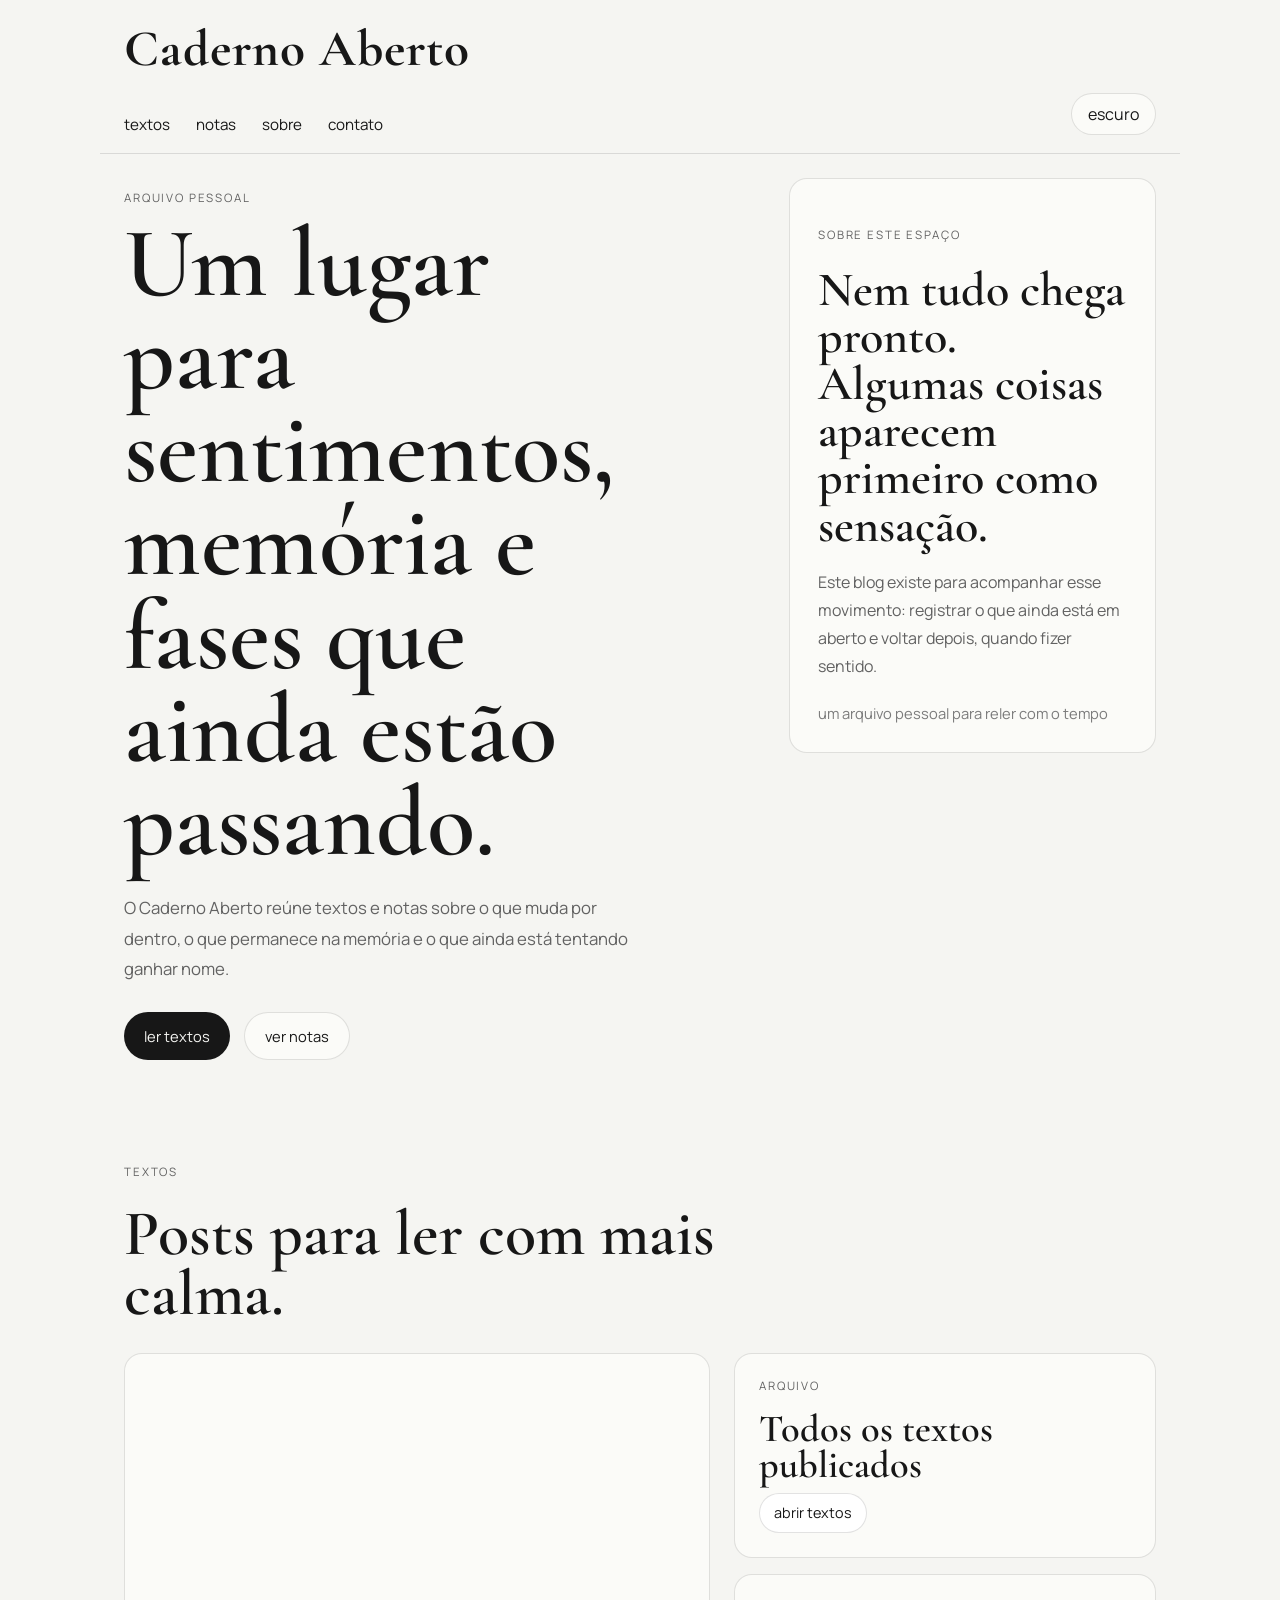
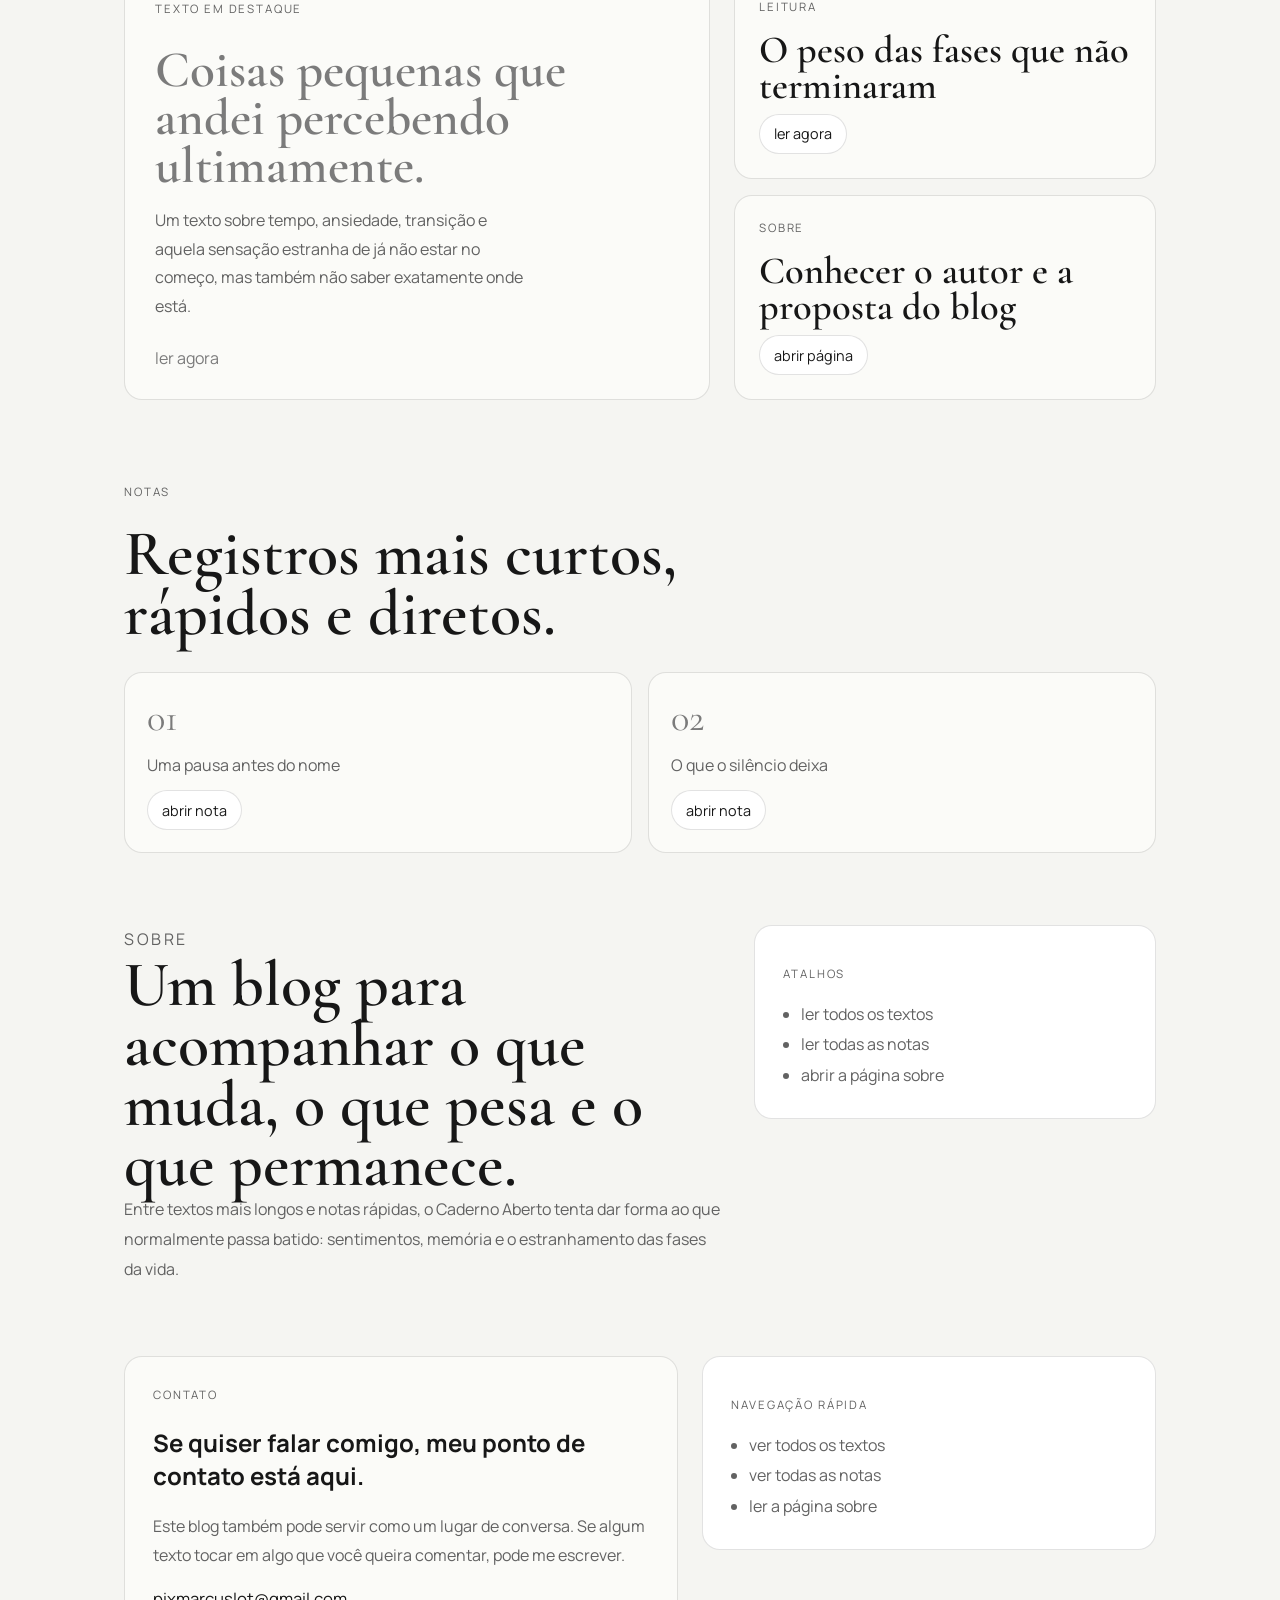
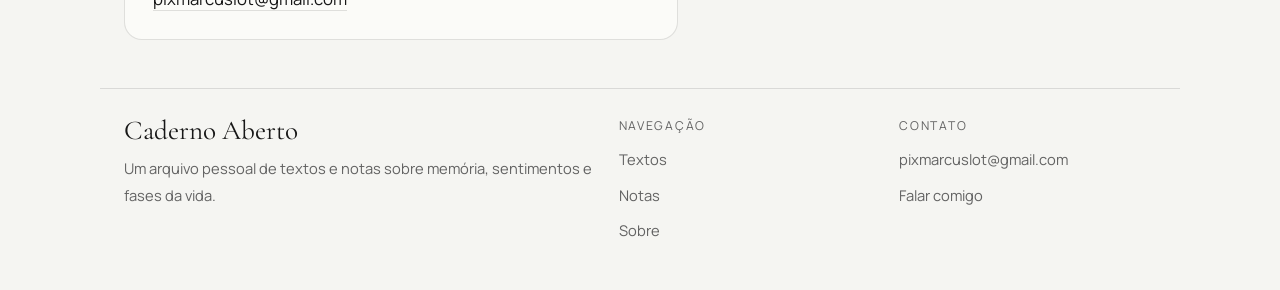
<file: index.html>
<!DOCTYPE html>
<html lang="pt-BR">
<head>
  <meta charset="UTF-8">
  <meta name="viewport" content="width=device-width, initial-scale=1.0">
  <title>Caderno Aberto</title>
  <meta
    name="description"
    content="Blog pessoal para notas rápidas, pensamentos e textos mais longos."
  >
  <meta name="theme-color" content="#171717">
  <link rel="canonical" href="https://marquinzillabr.github.io/CadernoAberto/">
  <meta property="og:type" content="website">
  <meta property="og:url" content="https://marquinzillabr.github.io/CadernoAberto/">
  <meta property="og:title" content="Caderno Aberto">
  <meta property="og:description" content="Textos e notas sobre memória, sentimentos e fases da vida.">
  <meta property="og:image" content="https://marquinzillabr.github.io/CadernoAberto/assets/og-image.svg">
  <meta name="twitter:card" content="summary_large_image">
  <meta name="twitter:title" content="Caderno Aberto">
  <meta name="twitter:description" content="Textos e notas sobre memória, sentimentos e fases da vida.">
  <meta name="twitter:image" content="https://marquinzillabr.github.io/CadernoAberto/assets/og-image.svg">
  <link rel="icon" type="image/svg+xml" href="assets/favicon.svg">
  <link rel="preconnect" href="https://fonts.googleapis.com">
  <link rel="preconnect" href="https://fonts.gstatic.com" crossorigin>
  <link
    href="https://fonts.googleapis.com/css2?family=Manrope:wght@400;500;700;800&family=Cormorant+Garamond:wght@500;600;700&display=swap"
    rel="stylesheet"
  >
  <link rel="stylesheet" href="styles.css">
</head>
<body>
  <div class="grain" aria-hidden="true"></div>

  <header class="site-header">
    <a class="brand" href="index.html">Caderno Aberto</a>
    <nav class="site-nav" aria-label="Navegação principal">
      <a href="textos/index.html">Textos</a>
      <a href="notas/index.html">Notas</a>
      <a href="sobre.html">Sobre</a>
      <a href="#contato">Contato</a>
    </nav>
    <button class="theme-toggle" type="button" aria-label="Alternar tema">claro</button>
  </header>

  <main>
    <section class="hero is-visible">
      <div class="hero-copy">
        <p class="eyebrow">arquivo pessoal</p>
        <h1>Um lugar para sentimentos, memória e fases que ainda estão passando.</h1>
        <p class="hero-text">
          O Caderno Aberto reúne textos e notas sobre o que muda por dentro, o que
          permanece na memória e o que ainda está tentando ganhar nome.
        </p>
        <div class="hero-actions">
          <a class="button button-solid" href="textos/index.html">ler textos</a>
          <a class="button button-ghost" href="notas/index.html">ver notas</a>
        </div>
      </div>

      <aside class="hero-note">
        <p class="note-label">sobre este espaço</p>
        <h2>Nem tudo chega pronto. Algumas coisas aparecem primeiro como sensação.</h2>
        <p>
          Este blog existe para acompanhar esse movimento: registrar o que ainda está
          em aberto e voltar depois, quando fizer sentido.
        </p>
        <span>um arquivo pessoal para reler com o tempo</span>
      </aside>
    </section>

    <section class="featured is-visible">
      <div class="section-heading">
        <p class="section-label">textos</p>
        <h2>Posts para ler com mais calma.</h2>
      </div>

      <div class="featured-layout">
        <article class="feature-story">
          <p class="story-meta">texto em destaque</p>
          <h3><a href="textos/coisas-pequenas-que-andei-percebendo-ultimamente.html">Coisas pequenas que andei percebendo ultimamente.</a></h3>
          <p>
            Um texto sobre tempo, ansiedade, transição e aquela sensação estranha de já
            não estar no começo, mas também não saber exatamente onde está.
          </p>
          <a class="entry-link" href="textos/coisas-pequenas-que-andei-percebendo-ultimamente.html">ler agora</a>
        </article>

        <div class="story-list">
          <article class="entry-card">
            <p class="story-meta">arquivo</p>
            <h3><a href="textos/index.html">Todos os textos publicados</a></h3>
            <a class="entry-link" href="textos/index.html">abrir textos</a>
          </article>
          <article class="entry-card">
            <p class="story-meta">leitura</p>
            <h3><a href="textos/o-peso-das-fases-que-nao-terminaram.html">O peso das fases que não terminaram</a></h3>
            <a class="entry-link" href="textos/o-peso-das-fases-que-nao-terminaram.html">ler agora</a>
          </article>
          <article class="entry-card">
            <p class="story-meta">sobre</p>
            <h3><a href="sobre.html">Conhecer o autor e a proposta do blog</a></h3>
            <a class="entry-link" href="sobre.html">abrir página</a>
          </article>
        </div>
      </div>
    </section>

    <section class="notes is-visible">
      <div class="section-heading">
        <p class="section-label">notas</p>
        <h2>Registros mais curtos, rápidos e diretos.</h2>
      </div>

      <div class="notes-grid">
        <article class="entry-card">
          <span>01</span>
          <p><a href="notas/uma-pausa-antes-do-nome.html">Uma pausa antes do nome</a></p>
          <a class="entry-link" href="notas/uma-pausa-antes-do-nome.html">abrir nota</a>
        </article>
        <article class="entry-card">
          <span>02</span>
          <p><a href="notas/o-que-o-silencio-deixa.html">O que o silêncio deixa</a></p>
          <a class="entry-link" href="notas/o-que-o-silencio-deixa.html">abrir nota</a>
        </article>
      </div>
    </section>

    <section class="about is-visible">
      <div class="about-copy">
        <p class="section-label">sobre</p>
        <h2>Um blog para acompanhar o que muda, o que pesa e o que permanece.</h2>
        <p>
          Entre textos mais longos e notas rápidas, o Caderno Aberto tenta dar forma ao
          que normalmente passa batido: sentimentos, memória e o estranhamento das fases
          da vida.
        </p>
      </div>

      <div class="about-panel">
        <p class="panel-title">atalhos</p>
        <ul>
          <li><a href="textos/index.html">ler todos os textos</a></li>
          <li><a href="notas/index.html">ler todas as notas</a></li>
          <li><a href="sobre.html">abrir a página sobre</a></li>
        </ul>
      </div>
    </section>

    <section class="contact-grid is-visible" id="contato">
      <div class="contact-card">
        <p class="section-label">contato</p>
        <h2>Se quiser falar comigo, meu ponto de contato está aqui.</h2>
        <p>
          Este blog também pode servir como um lugar de conversa. Se algum texto tocar em
          algo que você queira comentar, pode me escrever.
        </p>
        <a class="contact-link" href="mailto:pixmarcuslot@gmail.com">pixmarcuslot@gmail.com</a>
      </div>

      <div class="contact-panel">
        <p class="panel-title">navegação rápida</p>
        <ul>
          <li><a href="textos/index.html">ver todos os textos</a></li>
          <li><a href="notas/index.html">ver todas as notas</a></li>
          <li><a href="sobre.html">ler a página sobre</a></li>
        </ul>
      </div>
    </section>
  </main>

  <footer class="site-footer">
    <div class="footer-grid">
      <div>
        <p class="footer-title">Caderno Aberto</p>
        <p class="footer-copy">Um arquivo pessoal de textos e notas sobre memória, sentimentos e fases da vida.</p>
      </div>
      <div>
        <p class="footer-heading">Navegação</p>
        <ul class="footer-links">
          <li><a href="textos/index.html">Textos</a></li>
          <li><a href="notas/index.html">Notas</a></li>
          <li><a href="sobre.html">Sobre</a></li>
        </ul>
      </div>
      <div>
        <p class="footer-heading">Contato</p>
        <ul class="footer-links">
          <li><a href="mailto:pixmarcuslot@gmail.com">pixmarcuslot@gmail.com</a></li>
          <li><a href="#contato">Falar comigo</a></li>
        </ul>
      </div>
    </div>
  </footer>

  <script src="script.js"></script>
</body>
</html>
</file>
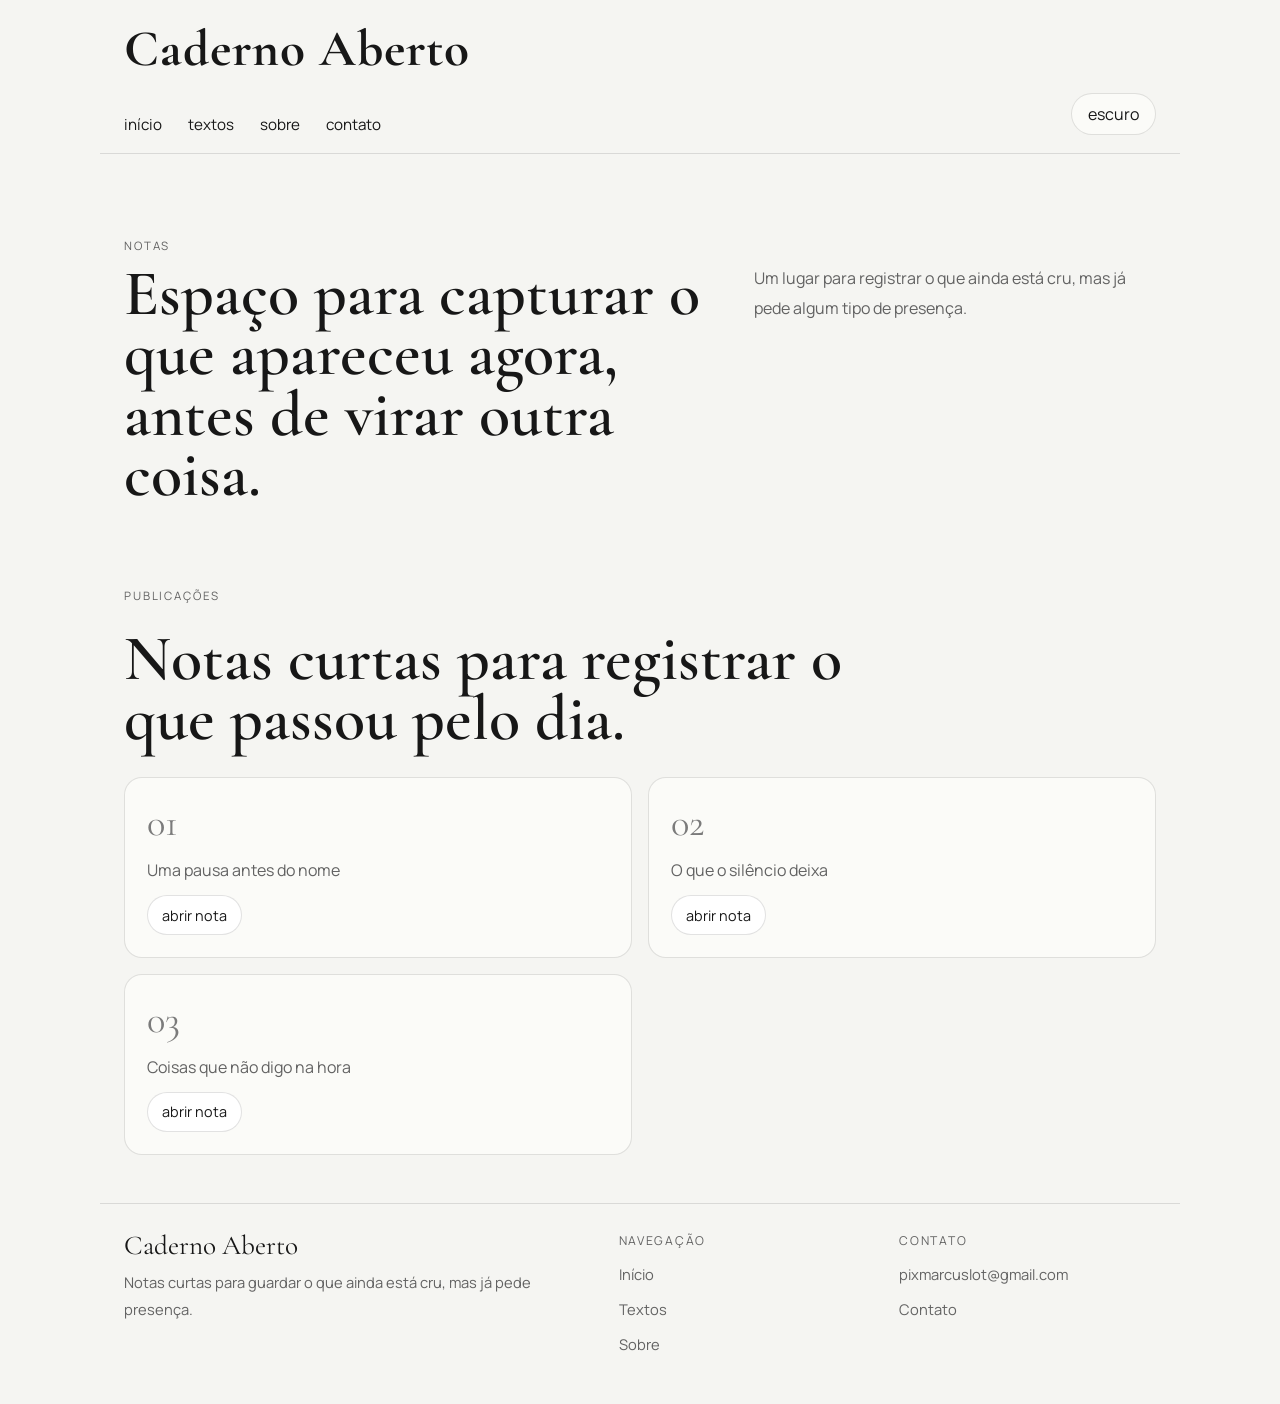
<file: notas/index.html>
<!DOCTYPE html>
<html lang="pt-BR">
<head>
  <meta charset="UTF-8">
  <meta name="viewport" content="width=device-width, initial-scale=1.0">
  <title>Notas | Caderno Aberto</title>
  <meta name="description" content="Notas rápidas, observações e pensamentos curtos.">
  <meta name="theme-color" content="#171717">
  <link rel="canonical" href="https://marquinzillabr.github.io/CadernoAberto/notas/">
  <meta property="og:type" content="website">
  <meta property="og:url" content="https://marquinzillabr.github.io/CadernoAberto/notas/">
  <meta property="og:title" content="Notas | Caderno Aberto">
  <meta property="og:description" content="Notas curtas para registrar o que passou pelo dia.">
  <meta property="og:image" content="https://marquinzillabr.github.io/CadernoAberto/assets/og-image.svg">
  <meta name="twitter:card" content="summary_large_image">
  <meta name="twitter:title" content="Notas | Caderno Aberto">
  <meta name="twitter:description" content="Notas curtas para registrar o que passou pelo dia.">
  <meta name="twitter:image" content="https://marquinzillabr.github.io/CadernoAberto/assets/og-image.svg">
  <link rel="icon" type="image/svg+xml" href="../assets/favicon.svg">
  <link rel="preconnect" href="https://fonts.googleapis.com">
  <link rel="preconnect" href="https://fonts.gstatic.com" crossorigin>
  <link
    href="https://fonts.googleapis.com/css2?family=Manrope:wght@400;500;700;800&family=Cormorant+Garamond:wght@500;600;700&display=swap"
    rel="stylesheet"
  >
  <link rel="stylesheet" href="../styles.css">
</head>
<body>
  <div class="grain" aria-hidden="true"></div>

  <header class="site-header">
    <a class="brand" href="../index.html">Caderno Aberto</a>
    <nav class="site-nav" aria-label="Navegação principal">
      <a href="../index.html">Início</a>
      <a href="../textos/index.html">Textos</a>
      <a href="../sobre.html">Sobre</a>
      <a href="../index.html#contato">Contato</a>
    </nav>
    <button class="theme-toggle" type="button" aria-label="Alternar tema">claro</button>
  </header>

  <main>
    <section class="manifesto is-visible">
      <p class="section-label">notas</p>
      <div class="manifesto-grid">
        <h2>Espaço para capturar o que apareceu agora, antes de virar outra coisa.</h2>
        <p>
          Um lugar para registrar o que ainda está cru, mas já pede algum tipo de presença.
        </p>
      </div>
    </section>

    <section class="notes is-visible">
      <div class="section-heading">
        <p class="section-label">publicações</p>
        <h2>Notas curtas para registrar o que passou pelo dia.</h2>
      </div>

      <div class="notes-grid">
        <article class="entry-card">
          <span>01</span>
          <p><a href="uma-pausa-antes-do-nome.html">Uma pausa antes do nome</a></p>
          <a class="entry-link" href="uma-pausa-antes-do-nome.html">abrir nota</a>
        </article>
        <article class="entry-card">
          <span>02</span>
          <p><a href="o-que-o-silencio-deixa.html">O que o silêncio deixa</a></p>
          <a class="entry-link" href="o-que-o-silencio-deixa.html">abrir nota</a>
        </article>
        <article class="entry-card">
          <span>03</span>
          <p><a href="coisas-que-nao-digo-na-hora.html">Coisas que não digo na hora</a></p>
          <a class="entry-link" href="coisas-que-nao-digo-na-hora.html">abrir nota</a>
        </article>
      </div>
    </section>
  </main>

  <footer class="site-footer">
    <div class="footer-grid">
      <div>
        <p class="footer-title">Caderno Aberto</p>
        <p class="footer-copy">Notas curtas para guardar o que ainda está cru, mas já pede presença.</p>
      </div>
      <div>
        <p class="footer-heading">Navegação</p>
        <ul class="footer-links">
          <li><a href="../index.html">Início</a></li>
          <li><a href="../textos/index.html">Textos</a></li>
          <li><a href="../sobre.html">Sobre</a></li>
        </ul>
      </div>
      <div>
        <p class="footer-heading">Contato</p>
        <ul class="footer-links">
          <li><a href="mailto:pixmarcuslot@gmail.com">pixmarcuslot@gmail.com</a></li>
          <li><a href="../index.html#contato">Contato</a></li>
        </ul>
      </div>
    </div>
  </footer>

  <script src="../script.js"></script>
</body>
</html>
</file>
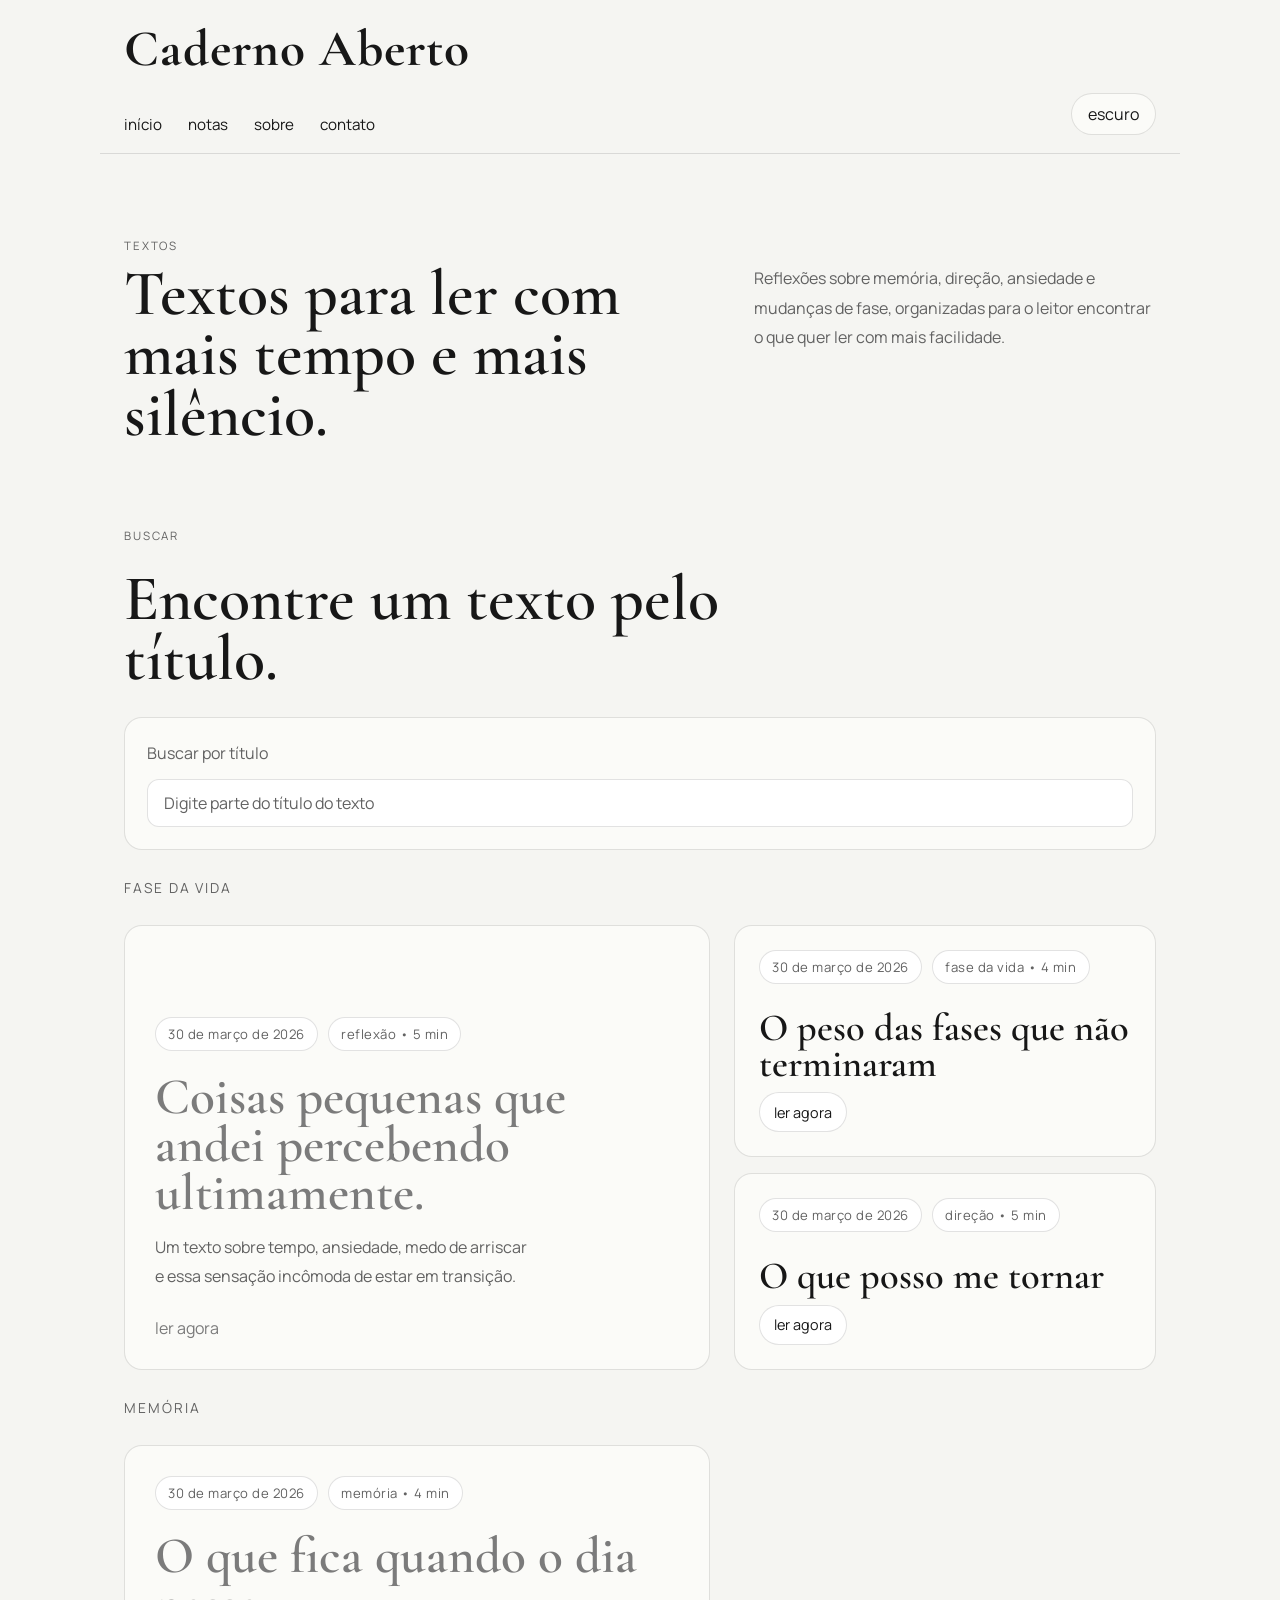
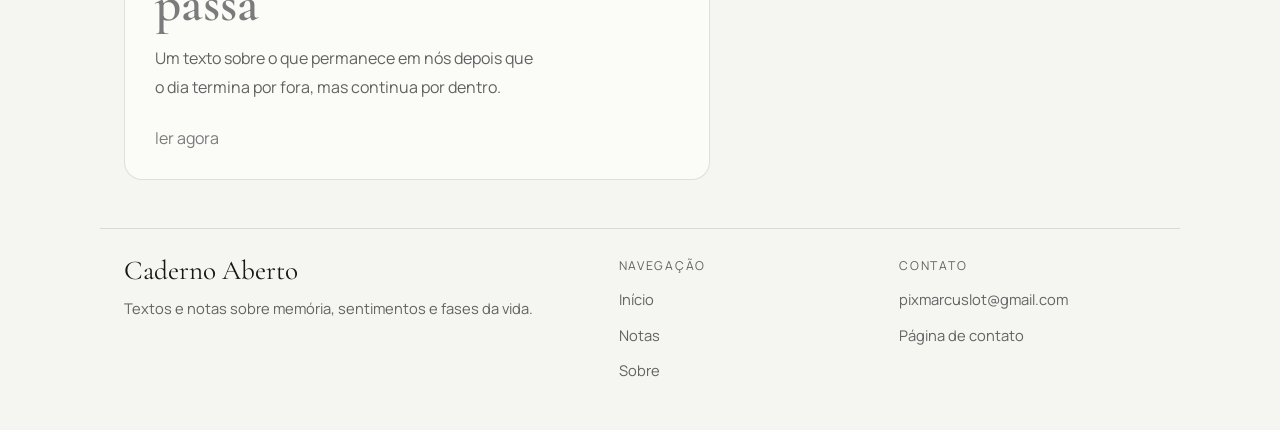
<file: textos/index.html>
<!DOCTYPE html>
<html lang="pt-BR">
<head>
  <meta charset="UTF-8">
  <meta name="viewport" content="width=device-width, initial-scale=1.0">
  <title>Textos | Caderno Aberto</title>
  <meta name="description" content="Textos longos, ensaios e reflexões autorais.">
  <meta name="theme-color" content="#171717">
  <link rel="canonical" href="https://marquinzillabr.github.io/CadernoAberto/textos/">
  <meta property="og:type" content="website">
  <meta property="og:url" content="https://marquinzillabr.github.io/CadernoAberto/textos/">
  <meta property="og:title" content="Textos | Caderno Aberto">
  <meta property="og:description" content="Textos para ler com mais tempo e mais silêncio.">
  <meta property="og:image" content="https://marquinzillabr.github.io/CadernoAberto/assets/og-image.svg">
  <meta name="twitter:card" content="summary_large_image">
  <meta name="twitter:title" content="Textos | Caderno Aberto">
  <meta name="twitter:description" content="Textos para ler com mais tempo e mais silêncio.">
  <meta name="twitter:image" content="https://marquinzillabr.github.io/CadernoAberto/assets/og-image.svg">
  <link rel="icon" type="image/svg+xml" href="../assets/favicon.svg">
  <link rel="preconnect" href="https://fonts.googleapis.com">
  <link rel="preconnect" href="https://fonts.gstatic.com" crossorigin>
  <link
    href="https://fonts.googleapis.com/css2?family=Manrope:wght@400;500;700;800&family=Cormorant+Garamond:wght@500;600;700&display=swap"
    rel="stylesheet"
  >
  <link rel="stylesheet" href="../styles.css">
</head>
<body>
  <div class="grain" aria-hidden="true"></div>

  <header class="site-header">
    <a class="brand" href="../index.html">Caderno Aberto</a>
    <nav class="site-nav" aria-label="Navegação principal">
      <a href="../index.html">Início</a>
      <a href="../notas/index.html">Notas</a>
      <a href="../sobre.html">Sobre</a>
      <a href="../index.html#contato">Contato</a>
    </nav>
    <button class="theme-toggle" type="button" aria-label="Alternar tema">claro</button>
  </header>

  <main>
    <section class="manifesto is-visible">
      <p class="section-label">textos</p>
      <div class="manifesto-grid">
        <h2>Textos para ler com mais tempo e mais silêncio.</h2>
        <p>
          Reflexões sobre memória, direção, ansiedade e mudanças de fase, organizadas
          para o leitor encontrar o que quer ler com mais facilidade.
        </p>
      </div>
    </section>

    <section class="featured is-visible">
      <div class="section-heading">
        <p class="section-label">buscar</p>
        <h2>Encontre um texto pelo título.</h2>
      </div>

      <div class="search-panel">
        <p>Buscar por título</p>
        <input
          class="search-input"
          type="search"
          placeholder="Digite parte do título do texto"
          aria-label="Buscar textos por título"
          data-text-search
        >
      </div>

      <div class="topic-group">
        <p class="topic-title">fase da vida</p>
        <div class="featured-layout">
          <article class="feature-story" data-search-item="Coisas pequenas que andei percebendo ultimamente">
            <div class="post-meta">
              <span class="meta-pill">30 de março de 2026</span>
              <span class="meta-pill">reflexão • 5 min</span>
            </div>
            <h3><a href="coisas-pequenas-que-andei-percebendo-ultimamente.html">Coisas pequenas que andei percebendo ultimamente.</a></h3>
            <p>
              Um texto sobre tempo, ansiedade, medo de arriscar e essa sensação incômoda
              de estar em transição.
            </p>
            <a class="entry-link" href="coisas-pequenas-que-andei-percebendo-ultimamente.html">ler agora</a>
          </article>

          <div class="story-list">
            <article class="entry-card" data-search-item="O peso das fases que não terminaram">
              <div class="post-meta">
                <span class="meta-pill">30 de março de 2026</span>
                <span class="meta-pill">fase da vida • 4 min</span>
              </div>
              <h3><a href="o-peso-das-fases-que-nao-terminaram.html">O peso das fases que não terminaram</a></h3>
              <a class="entry-link" href="o-peso-das-fases-que-nao-terminaram.html">ler agora</a>
            </article>
            <article class="entry-card" data-search-item="O que posso me tornar">
              <div class="post-meta">
                <span class="meta-pill">30 de março de 2026</span>
                <span class="meta-pill">direção • 5 min</span>
              </div>
              <h3><a href="o-que-posso-me-tornar.html">O que posso me tornar</a></h3>
              <a class="entry-link" href="o-que-posso-me-tornar.html">ler agora</a>
            </article>
          </div>
        </div>
      </div>

      <div class="topic-group">
        <p class="topic-title">memória</p>
        <div class="featured-layout">
          <article class="feature-story" data-search-item="O que fica quando o dia passa">
            <div class="post-meta">
              <span class="meta-pill">30 de março de 2026</span>
              <span class="meta-pill">memória • 4 min</span>
            </div>
            <h3><a href="o-que-fica-quando-o-dia-passa.html">O que fica quando o dia passa</a></h3>
            <p>
              Um texto sobre o que permanece em nós depois que o dia termina por fora,
              mas continua por dentro.
            </p>
            <a class="entry-link" href="o-que-fica-quando-o-dia-passa.html">ler agora</a>
          </article>
        </div>
      </div>
    </section>
  </main>

  <footer class="site-footer">
    <div class="footer-grid">
      <div>
        <p class="footer-title">Caderno Aberto</p>
        <p class="footer-copy">Textos e notas sobre memória, sentimentos e fases da vida.</p>
      </div>
      <div>
        <p class="footer-heading">Navegação</p>
        <ul class="footer-links">
          <li><a href="../index.html">Início</a></li>
          <li><a href="../notas/index.html">Notas</a></li>
          <li><a href="../sobre.html">Sobre</a></li>
        </ul>
      </div>
      <div>
        <p class="footer-heading">Contato</p>
        <ul class="footer-links">
          <li><a href="mailto:pixmarcuslot@gmail.com">pixmarcuslot@gmail.com</a></li>
          <li><a href="../index.html#contato">Página de contato</a></li>
        </ul>
      </div>
    </div>
  </footer>

  <script src="../script.js"></script>
</body>
</html>
</file>
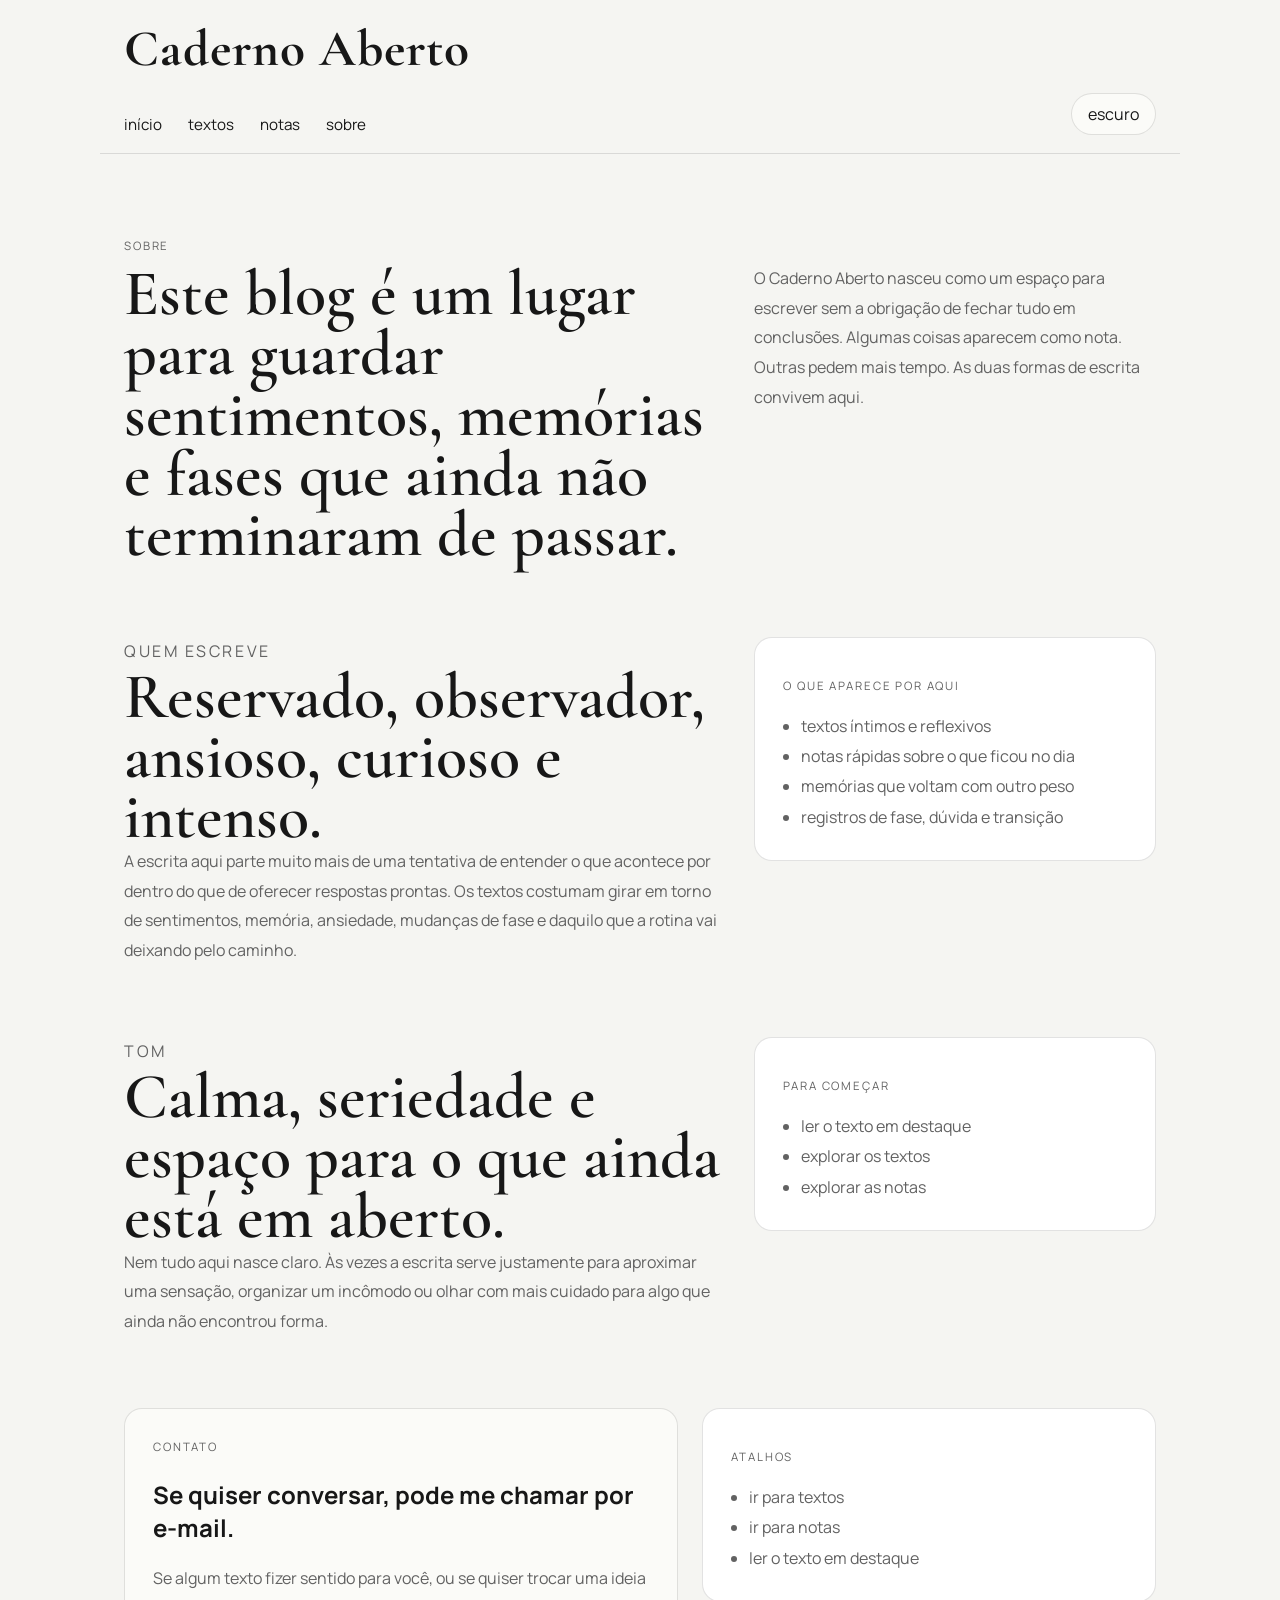
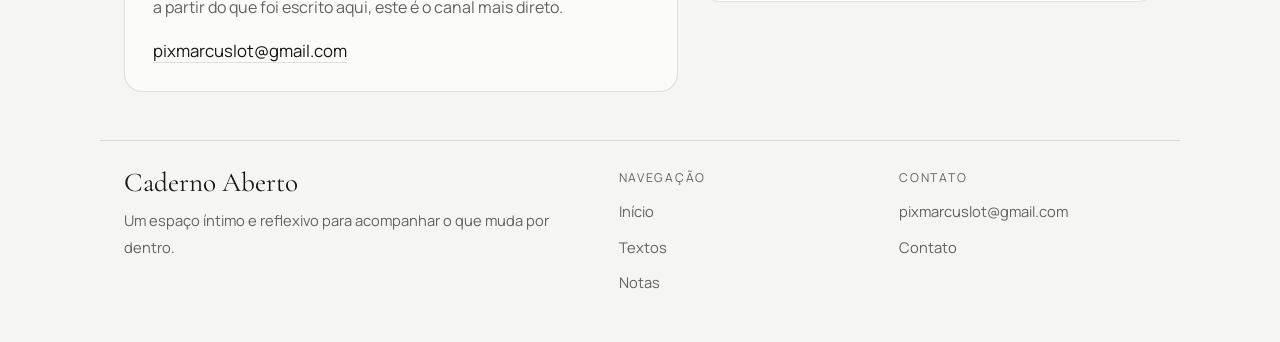
<file: sobre.html>
<!DOCTYPE html>
<html lang="pt-BR">
<head>
  <meta charset="UTF-8">
  <meta name="viewport" content="width=device-width, initial-scale=1.0">
  <title>Sobre | Caderno Aberto</title>
  <meta
    name="description"
    content="Página sobre o autor do blog e formas de contato."
  >
  <meta name="theme-color" content="#171717">
  <link rel="canonical" href="https://marquinzillabr.github.io/CadernoAberto/sobre.html">
  <meta property="og:type" content="website">
  <meta property="og:url" content="https://marquinzillabr.github.io/CadernoAberto/sobre.html">
  <meta property="og:title" content="Sobre | Caderno Aberto">
  <meta property="og:description" content="Um espaço íntimo e reflexivo para acompanhar o que muda por dentro.">
  <meta property="og:image" content="https://marquinzillabr.github.io/CadernoAberto/assets/og-image.svg">
  <meta name="twitter:card" content="summary_large_image">
  <meta name="twitter:title" content="Sobre | Caderno Aberto">
  <meta name="twitter:description" content="Um espaço íntimo e reflexivo para acompanhar o que muda por dentro.">
  <meta name="twitter:image" content="https://marquinzillabr.github.io/CadernoAberto/assets/og-image.svg">
  <link rel="icon" type="image/svg+xml" href="assets/favicon.svg">
  <link rel="preconnect" href="https://fonts.googleapis.com">
  <link rel="preconnect" href="https://fonts.gstatic.com" crossorigin>
  <link
    href="https://fonts.googleapis.com/css2?family=Manrope:wght@400;500;700;800&family=Cormorant+Garamond:wght@500;600;700&display=swap"
    rel="stylesheet"
  >
  <link rel="stylesheet" href="styles.css">
</head>
<body>
  <div class="grain" aria-hidden="true"></div>

  <header class="site-header">
    <a class="brand" href="index.html">Caderno Aberto</a>
    <nav class="site-nav" aria-label="Navegação principal">
      <a href="index.html">Início</a>
      <a href="textos/index.html">Textos</a>
      <a href="notas/index.html">Notas</a>
      <a href="sobre.html">Sobre</a>
    </nav>
    <button class="theme-toggle" type="button" aria-label="Alternar tema">claro</button>
  </header>

  <main>
    <section class="manifesto is-visible">
      <p class="section-label">sobre</p>
      <div class="manifesto-grid">
        <h2>Este blog é um lugar para guardar sentimentos, memórias e fases que ainda não terminaram de passar.</h2>
        <p>
          O Caderno Aberto nasceu como um espaço para escrever sem a obrigação de fechar
          tudo em conclusões. Algumas coisas aparecem como nota. Outras pedem mais tempo.
          As duas formas de escrita convivem aqui.
        </p>
      </div>
    </section>

    <section class="about is-visible">
      <div class="about-copy">
        <p class="section-label">quem escreve</p>
        <h2>Reservado, observador, ansioso, curioso e intenso.</h2>
        <p>
          A escrita aqui parte muito mais de uma tentativa de entender o que acontece por
          dentro do que de oferecer respostas prontas. Os textos costumam girar em torno
          de sentimentos, memória, ansiedade, mudanças de fase e daquilo que a rotina vai
          deixando pelo caminho.
        </p>
      </div>

      <div class="about-panel">
        <p class="panel-title">o que aparece por aqui</p>
        <ul>
          <li>textos íntimos e reflexivos</li>
          <li>notas rápidas sobre o que ficou no dia</li>
          <li>memórias que voltam com outro peso</li>
          <li>registros de fase, dúvida e transição</li>
        </ul>
      </div>
    </section>

    <section class="about is-visible">
      <div class="about-copy">
        <p class="section-label">tom</p>
        <h2>Calma, seriedade e espaço para o que ainda está em aberto.</h2>
        <p>
          Nem tudo aqui nasce claro. Às vezes a escrita serve justamente para aproximar
          uma sensação, organizar um incômodo ou olhar com mais cuidado para algo que
          ainda não encontrou forma.
        </p>
      </div>

      <div class="about-panel">
        <p class="panel-title">para começar</p>
        <ul>
          <li><a href="textos/coisas-pequenas-que-andei-percebendo-ultimamente.html">ler o texto em destaque</a></li>
          <li><a href="textos/index.html">explorar os textos</a></li>
          <li><a href="notas/index.html">explorar as notas</a></li>
        </ul>
      </div>
    </section>

    <section class="contact-grid is-visible">
      <div class="contact-card">
        <p class="section-label">contato</p>
        <h2>Se quiser conversar, pode me chamar por e-mail.</h2>
        <p>
          Se algum texto fizer sentido para você, ou se quiser trocar uma ideia a partir
          do que foi escrito aqui, este é o canal mais direto.
        </p>
        <a class="contact-link" href="mailto:pixmarcuslot@gmail.com">pixmarcuslot@gmail.com</a>
      </div>

      <div class="contact-panel">
        <p class="panel-title">atalhos</p>
        <ul>
          <li><a href="textos/index.html">ir para textos</a></li>
          <li><a href="notas/index.html">ir para notas</a></li>
          <li><a href="textos/coisas-pequenas-que-andei-percebendo-ultimamente.html">ler o texto em destaque</a></li>
        </ul>
      </div>
    </section>
  </main>

  <footer class="site-footer">
    <div class="footer-grid">
      <div>
        <p class="footer-title">Caderno Aberto</p>
        <p class="footer-copy">Um espaço íntimo e reflexivo para acompanhar o que muda por dentro.</p>
      </div>
      <div>
        <p class="footer-heading">Navegação</p>
        <ul class="footer-links">
          <li><a href="index.html">Início</a></li>
          <li><a href="textos/index.html">Textos</a></li>
          <li><a href="notas/index.html">Notas</a></li>
        </ul>
      </div>
      <div>
        <p class="footer-heading">Contato</p>
        <ul class="footer-links">
          <li><a href="mailto:pixmarcuslot@gmail.com">pixmarcuslot@gmail.com</a></li>
          <li><a href="index.html#contato">Contato</a></li>
        </ul>
      </div>
    </div>
  </footer>

  <script src="script.js"></script>
</body>
</html>
</file>
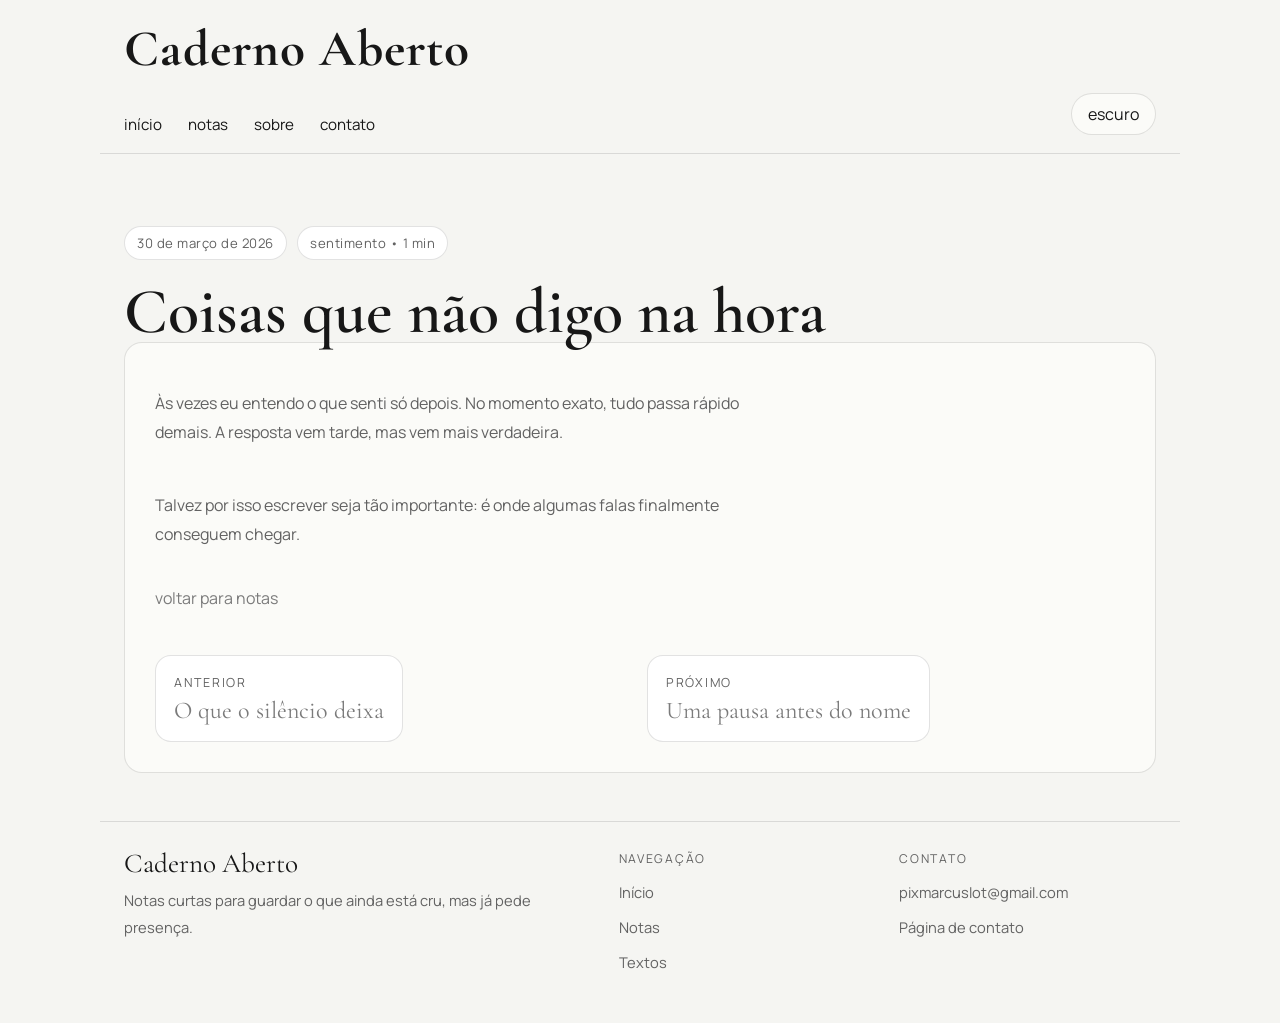
<file: notas/coisas-que-nao-digo-na-hora.html>
<!DOCTYPE html>
<html lang="pt-BR">
<head>
  <meta charset="UTF-8">
  <meta name="viewport" content="width=device-width, initial-scale=1.0">
  <title>Coisas que não digo na hora | Caderno Aberto</title>
  <meta name="description" content="Nota curta sobre o atraso entre sentir e conseguir dizer.">
  <meta name="theme-color" content="#171717">
  <link rel="canonical" href="https://marquinzillabr.github.io/CadernoAberto/notas/coisas-que-nao-digo-na-hora.html">
  <meta property="og:type" content="article">
  <meta property="og:url" content="https://marquinzillabr.github.io/CadernoAberto/notas/coisas-que-nao-digo-na-hora.html">
  <meta property="og:title" content="Coisas que não digo na hora | Caderno Aberto">
  <meta property="og:description" content="Nota curta sobre o atraso entre sentir e conseguir dizer.">
  <meta property="og:image" content="https://marquinzillabr.github.io/CadernoAberto/assets/og-image.svg">
  <meta name="twitter:card" content="summary_large_image">
  <meta name="twitter:title" content="Coisas que não digo na hora | Caderno Aberto">
  <meta name="twitter:description" content="Nota curta sobre o atraso entre sentir e conseguir dizer.">
  <meta name="twitter:image" content="https://marquinzillabr.github.io/CadernoAberto/assets/og-image.svg">
  <link rel="icon" type="image/svg+xml" href="../assets/favicon.svg">
  <link rel="preconnect" href="https://fonts.googleapis.com">
  <link rel="preconnect" href="https://fonts.gstatic.com" crossorigin>
  <link
    href="https://fonts.googleapis.com/css2?family=Manrope:wght@400;500;700;800&family=Cormorant+Garamond:wght@500;600;700&display=swap"
    rel="stylesheet"
  >
  <link rel="stylesheet" href="../styles.css">
</head>
<body>
  <div class="grain" aria-hidden="true"></div>

  <header class="site-header">
    <a class="brand" href="../index.html">Caderno Aberto</a>
    <nav class="site-nav" aria-label="Navegação principal">
      <a href="../index.html">Início</a>
      <a href="index.html">Notas</a>
      <a href="../sobre.html">Sobre</a>
      <a href="../index.html#contato">Contato</a>
    </nav>
    <button class="theme-toggle" type="button" aria-label="Alternar tema">claro</button>
  </header>

  <main>
    <section class="featured is-visible">
      <div class="section-heading">
        <div class="post-meta">
          <span class="meta-pill">30 de março de 2026</span>
          <span class="meta-pill">sentimento • 1 min</span>
        </div>
        <h2>Coisas que não digo na hora</h2>
      </div>

      <article class="feature-story detail-page">
        <p>
          Às vezes eu entendo o que senti só depois. No momento exato, tudo passa rápido
          demais. A resposta vem tarde, mas vem mais verdadeira.
        </p>
        <p>
          Talvez por isso escrever seja tão importante: é onde algumas falas finalmente
          conseguem chegar.
        </p>
        <a class="entry-link" href="index.html">voltar para notas</a>
        <div class="post-nav">
          <a href="o-que-o-silencio-deixa.html">
            <span class="post-nav-label">Anterior</span>
            <span class="post-nav-title">O que o silêncio deixa</span>
          </a>
          <a href="uma-pausa-antes-do-nome.html">
            <span class="post-nav-label">Próximo</span>
            <span class="post-nav-title">Uma pausa antes do nome</span>
          </a>
        </div>
      </article>
    </section>
  </main>

  <footer class="site-footer">
    <div class="footer-grid">
      <div>
        <p class="footer-title">Caderno Aberto</p>
        <p class="footer-copy">Notas curtas para guardar o que ainda está cru, mas já pede presença.</p>
      </div>
      <div>
        <p class="footer-heading">Navegação</p>
        <ul class="footer-links">
          <li><a href="../index.html">Início</a></li>
          <li><a href="index.html">Notas</a></li>
          <li><a href="../textos/index.html">Textos</a></li>
        </ul>
      </div>
      <div>
        <p class="footer-heading">Contato</p>
        <ul class="footer-links">
          <li><a href="mailto:pixmarcuslot@gmail.com">pixmarcuslot@gmail.com</a></li>
          <li><a href="../index.html#contato">Página de contato</a></li>
        </ul>
      </div>
    </div>
  </footer>

  <script src="../script.js"></script>
</body>
</html>
</file>
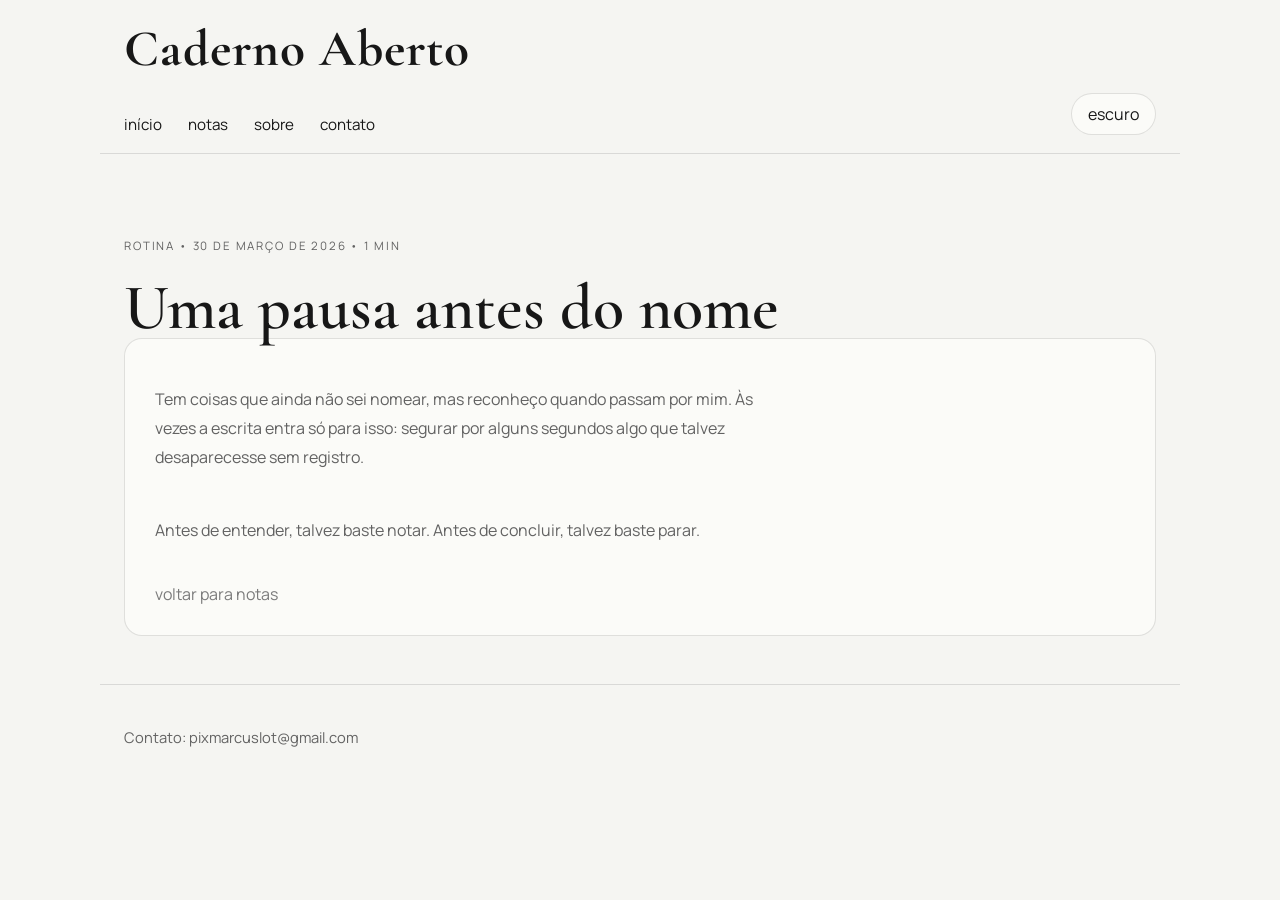
<file: notas/minha-primeira-nota.html>
<!DOCTYPE html>
<html lang="pt-BR">
<head>
  <meta charset="UTF-8">
  <meta name="viewport" content="width=device-width, initial-scale=1.0">
  <title>Uma pausa antes do nome | Caderno Aberto</title>
  <meta name="description" content="Exemplo de nota curta do blog.">
  <link rel="preconnect" href="https://fonts.googleapis.com">
  <link rel="preconnect" href="https://fonts.gstatic.com" crossorigin>
  <link
    href="https://fonts.googleapis.com/css2?family=Manrope:wght@400;500;700;800&family=Cormorant+Garamond:wght@500;600;700&display=swap"
    rel="stylesheet"
  >
  <link rel="stylesheet" href="../styles.css">
</head>
<body>
  <div class="grain" aria-hidden="true"></div>

  <header class="site-header">
    <a class="brand" href="../index.html">Caderno Aberto</a>
    <nav class="site-nav" aria-label="Navegação principal">
      <a href="../index.html">Início</a>
      <a href="index.html">Notas</a>
      <a href="../sobre.html">Sobre</a>
      <a href="../index.html#contato">Contato</a>
    </nav>
    <button class="theme-toggle" type="button" aria-label="Alternar tema">claro</button>
  </header>

  <main>
    <section class="featured is-visible">
      <div class="section-heading">
        <p class="section-label">rotina • 30 de março de 2026 • 1 min</p>
        <h2>Uma pausa antes do nome</h2>
      </div>

      <article class="feature-story detail-page">
        <p>
          Tem coisas que ainda não sei nomear, mas reconheço quando passam por mim.
          Às vezes a escrita entra só para isso: segurar por alguns segundos algo que
          talvez desaparecesse sem registro.
        </p>
        <p>
          Antes de entender, talvez baste notar. Antes de concluir, talvez baste parar.
        </p>
        <a href="index.html">voltar para notas</a>
      </article>
    </section>
  </main>

  <footer class="site-footer">
    <p>Contato: <a href="mailto:pixmarcuslot@gmail.com">pixmarcuslot@gmail.com</a></p>
  </footer>

  <script src="../script.js"></script>
</body>
</html>
</file>
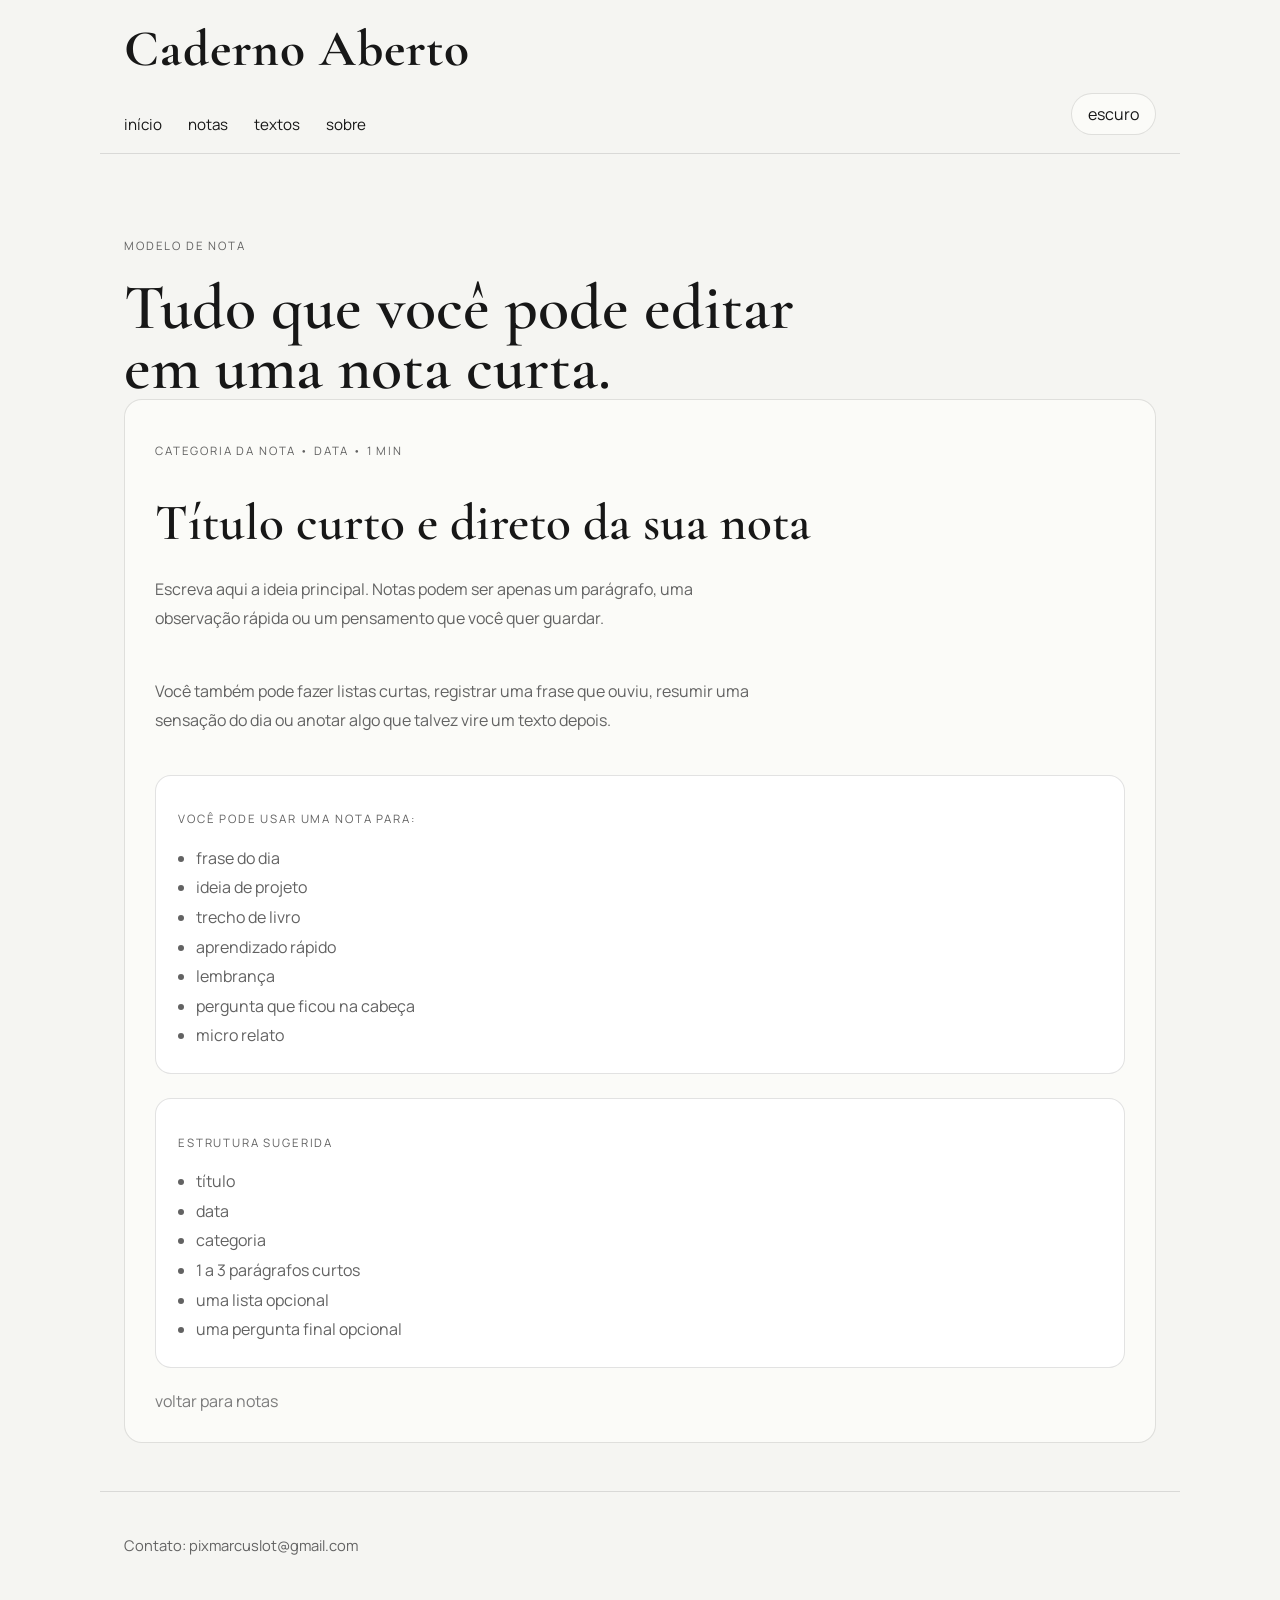
<file: notas/modelo.html>
<!DOCTYPE html>
<html lang="pt-BR">
<head>
  <meta charset="UTF-8">
  <meta name="viewport" content="width=device-width, initial-scale=1.0">
  <title>Modelo de Nota | Caderno Aberto</title>
  <meta name="description" content="Modelo reutilizável para notas rápidas do blog.">
  <link rel="preconnect" href="https://fonts.googleapis.com">
  <link rel="preconnect" href="https://fonts.gstatic.com" crossorigin>
  <link
    href="https://fonts.googleapis.com/css2?family=Manrope:wght@400;500;700;800&family=Cormorant+Garamond:wght@500;600;700&display=swap"
    rel="stylesheet"
  >
  <link rel="stylesheet" href="../styles.css">
</head>
<body>
  <div class="grain" aria-hidden="true"></div>

  <header class="site-header">
    <a class="brand" href="../index.html">Caderno Aberto</a>
    <nav class="site-nav" aria-label="Navegação principal">
      <a href="../index.html">Início</a>
      <a href="index.html">Notas</a>
      <a href="../textos/index.html">Textos</a>
      <a href="../sobre.html">Sobre</a>
    </nav>
    <button class="theme-toggle" type="button" aria-label="Alternar tema">claro</button>
  </header>

  <main>
    <section class="featured is-visible">
      <div class="section-heading">
        <p class="section-label">modelo de nota</p>
        <h2>Tudo que você pode editar em uma nota curta.</h2>
      </div>

      <article class="feature-story detail-page">
        <p class="story-meta">categoria da nota • data • 1 min</p>
        <h3>Título curto e direto da sua nota</h3>
        <p>
          Escreva aqui a ideia principal. Notas podem ser apenas um parágrafo,
          uma observação rápida ou um pensamento que você quer guardar.
        </p>
        <p>
          Você também pode fazer listas curtas, registrar uma frase que ouviu,
          resumir uma sensação do dia ou anotar algo que talvez vire um texto depois.
        </p>

        <div class="template-block">
          <p class="panel-title">você pode usar uma nota para:</p>
          <ul>
            <li>frase do dia</li>
            <li>ideia de projeto</li>
            <li>trecho de livro</li>
            <li>aprendizado rápido</li>
            <li>lembrança</li>
            <li>pergunta que ficou na cabeça</li>
            <li>micro relato</li>
          </ul>
        </div>

        <div class="template-block">
          <p class="panel-title">estrutura sugerida</p>
          <ul>
            <li>título</li>
            <li>data</li>
            <li>categoria</li>
            <li>1 a 3 parágrafos curtos</li>
            <li>uma lista opcional</li>
            <li>uma pergunta final opcional</li>
          </ul>
        </div>

        <a href="index.html">voltar para notas</a>
      </article>
    </section>
  </main>

  <footer class="site-footer">
    <p>Contato: <a href="mailto:pixmarcuslot@gmail.com">pixmarcuslot@gmail.com</a></p>
  </footer>

  <script src="../script.js"></script>
</body>
</html>
</file>
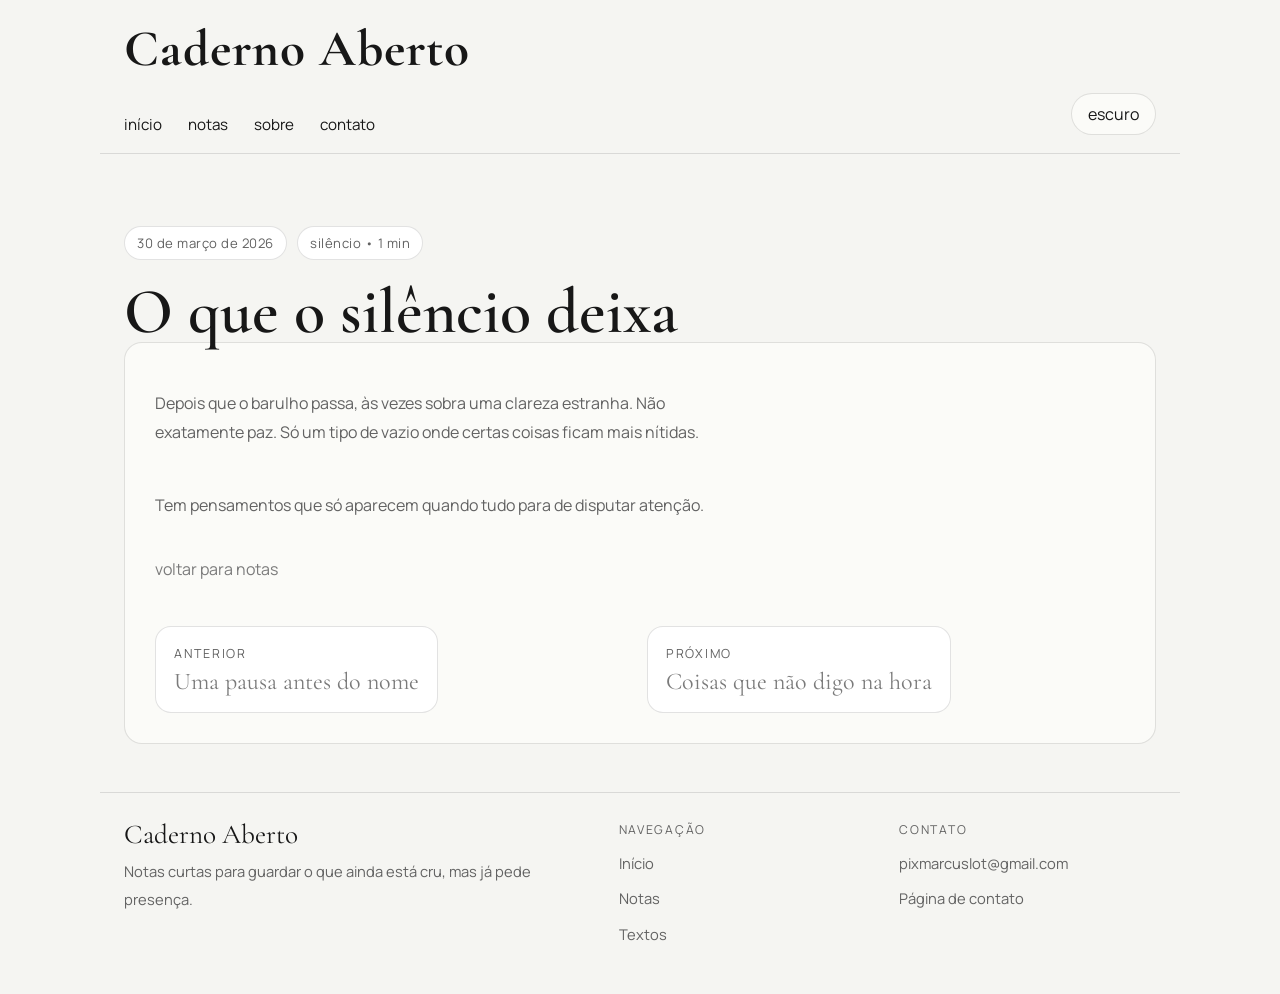
<file: notas/o-que-o-silencio-deixa.html>
<!DOCTYPE html>
<html lang="pt-BR">
<head>
  <meta charset="UTF-8">
  <meta name="viewport" content="width=device-width, initial-scale=1.0">
  <title>O que o silêncio deixa | Caderno Aberto</title>
  <meta name="description" content="Nota curta sobre o que permanece depois do barulho.">
  <meta name="theme-color" content="#171717">
  <link rel="canonical" href="https://marquinzillabr.github.io/CadernoAberto/notas/o-que-o-silencio-deixa.html">
  <meta property="og:type" content="article">
  <meta property="og:url" content="https://marquinzillabr.github.io/CadernoAberto/notas/o-que-o-silencio-deixa.html">
  <meta property="og:title" content="O que o silêncio deixa | Caderno Aberto">
  <meta property="og:description" content="Nota curta sobre o que permanece depois do barulho.">
  <meta property="og:image" content="https://marquinzillabr.github.io/CadernoAberto/assets/og-image.svg">
  <meta name="twitter:card" content="summary_large_image">
  <meta name="twitter:title" content="O que o silêncio deixa | Caderno Aberto">
  <meta name="twitter:description" content="Nota curta sobre o que permanece depois do barulho.">
  <meta name="twitter:image" content="https://marquinzillabr.github.io/CadernoAberto/assets/og-image.svg">
  <link rel="icon" type="image/svg+xml" href="../assets/favicon.svg">
  <link rel="preconnect" href="https://fonts.googleapis.com">
  <link rel="preconnect" href="https://fonts.gstatic.com" crossorigin>
  <link
    href="https://fonts.googleapis.com/css2?family=Manrope:wght@400;500;700;800&family=Cormorant+Garamond:wght@500;600;700&display=swap"
    rel="stylesheet"
  >
  <link rel="stylesheet" href="../styles.css">
</head>
<body>
  <div class="grain" aria-hidden="true"></div>

  <header class="site-header">
    <a class="brand" href="../index.html">Caderno Aberto</a>
    <nav class="site-nav" aria-label="Navegação principal">
      <a href="../index.html">Início</a>
      <a href="index.html">Notas</a>
      <a href="../sobre.html">Sobre</a>
      <a href="../index.html#contato">Contato</a>
    </nav>
    <button class="theme-toggle" type="button" aria-label="Alternar tema">claro</button>
  </header>

  <main>
    <section class="featured is-visible">
      <div class="section-heading">
        <div class="post-meta">
          <span class="meta-pill">30 de março de 2026</span>
          <span class="meta-pill">silêncio • 1 min</span>
        </div>
        <h2>O que o silêncio deixa</h2>
      </div>

      <article class="feature-story detail-page">
        <p>
          Depois que o barulho passa, às vezes sobra uma clareza estranha. Não exatamente
          paz. Só um tipo de vazio onde certas coisas ficam mais nítidas.
        </p>
        <p>
          Tem pensamentos que só aparecem quando tudo para de disputar atenção.
        </p>
        <a class="entry-link" href="index.html">voltar para notas</a>
        <div class="post-nav">
          <a href="uma-pausa-antes-do-nome.html">
            <span class="post-nav-label">Anterior</span>
            <span class="post-nav-title">Uma pausa antes do nome</span>
          </a>
          <a href="coisas-que-nao-digo-na-hora.html">
            <span class="post-nav-label">Próximo</span>
            <span class="post-nav-title">Coisas que não digo na hora</span>
          </a>
        </div>
      </article>
    </section>
  </main>

  <footer class="site-footer">
    <div class="footer-grid">
      <div>
        <p class="footer-title">Caderno Aberto</p>
        <p class="footer-copy">Notas curtas para guardar o que ainda está cru, mas já pede presença.</p>
      </div>
      <div>
        <p class="footer-heading">Navegação</p>
        <ul class="footer-links">
          <li><a href="../index.html">Início</a></li>
          <li><a href="index.html">Notas</a></li>
          <li><a href="../textos/index.html">Textos</a></li>
        </ul>
      </div>
      <div>
        <p class="footer-heading">Contato</p>
        <ul class="footer-links">
          <li><a href="mailto:pixmarcuslot@gmail.com">pixmarcuslot@gmail.com</a></li>
          <li><a href="../index.html#contato">Página de contato</a></li>
        </ul>
      </div>
    </div>
  </footer>

  <script src="../script.js"></script>
</body>
</html>
</file>
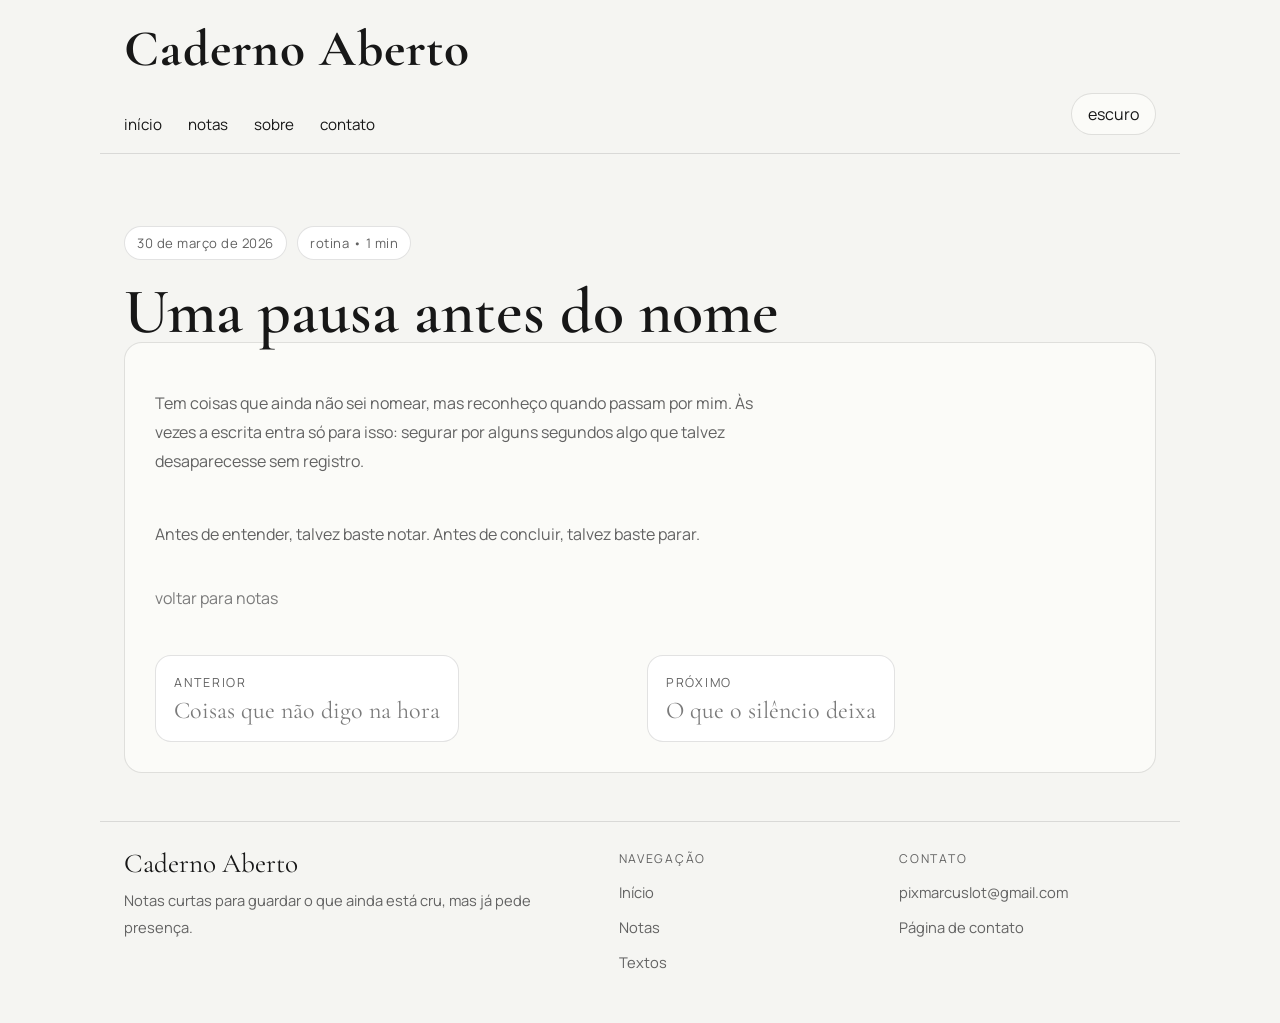
<file: notas/uma-pausa-antes-do-nome.html>
<!DOCTYPE html>
<html lang="pt-BR">
<head>
  <meta charset="UTF-8">
  <meta name="viewport" content="width=device-width, initial-scale=1.0">
  <title>Uma pausa antes do nome | Caderno Aberto</title>
  <meta name="description" content="Nota curta sobre perceber antes de entender.">
  <meta name="theme-color" content="#171717">
  <link rel="canonical" href="https://marquinzillabr.github.io/CadernoAberto/notas/uma-pausa-antes-do-nome.html">
  <meta property="og:type" content="article">
  <meta property="og:url" content="https://marquinzillabr.github.io/CadernoAberto/notas/uma-pausa-antes-do-nome.html">
  <meta property="og:title" content="Uma pausa antes do nome | Caderno Aberto">
  <meta property="og:description" content="Nota curta sobre perceber antes de entender.">
  <meta property="og:image" content="https://marquinzillabr.github.io/CadernoAberto/assets/og-image.svg">
  <meta name="twitter:card" content="summary_large_image">
  <meta name="twitter:title" content="Uma pausa antes do nome | Caderno Aberto">
  <meta name="twitter:description" content="Nota curta sobre perceber antes de entender.">
  <meta name="twitter:image" content="https://marquinzillabr.github.io/CadernoAberto/assets/og-image.svg">
  <link rel="icon" type="image/svg+xml" href="../assets/favicon.svg">
  <link rel="preconnect" href="https://fonts.googleapis.com">
  <link rel="preconnect" href="https://fonts.gstatic.com" crossorigin>
  <link
    href="https://fonts.googleapis.com/css2?family=Manrope:wght@400;500;700;800&family=Cormorant+Garamond:wght@500;600;700&display=swap"
    rel="stylesheet"
  >
  <link rel="stylesheet" href="../styles.css">
</head>
<body>
  <div class="grain" aria-hidden="true"></div>

  <header class="site-header">
    <a class="brand" href="../index.html">Caderno Aberto</a>
    <nav class="site-nav" aria-label="Navegação principal">
      <a href="../index.html">Início</a>
      <a href="index.html">Notas</a>
      <a href="../sobre.html">Sobre</a>
      <a href="../index.html#contato">Contato</a>
    </nav>
    <button class="theme-toggle" type="button" aria-label="Alternar tema">claro</button>
  </header>

  <main>
    <section class="featured is-visible">
      <div class="section-heading">
        <div class="post-meta">
          <span class="meta-pill">30 de março de 2026</span>
          <span class="meta-pill">rotina • 1 min</span>
        </div>
        <h2>Uma pausa antes do nome</h2>
      </div>

      <article class="feature-story detail-page">
        <p>
          Tem coisas que ainda não sei nomear, mas reconheço quando passam por mim.
          Às vezes a escrita entra só para isso: segurar por alguns segundos algo que
          talvez desaparecesse sem registro.
        </p>
        <p>
          Antes de entender, talvez baste notar. Antes de concluir, talvez baste parar.
        </p>
        <a class="entry-link" href="index.html">voltar para notas</a>
        <div class="post-nav">
          <a href="coisas-que-nao-digo-na-hora.html">
            <span class="post-nav-label">Anterior</span>
            <span class="post-nav-title">Coisas que não digo na hora</span>
          </a>
          <a href="o-que-o-silencio-deixa.html">
            <span class="post-nav-label">Próximo</span>
            <span class="post-nav-title">O que o silêncio deixa</span>
          </a>
        </div>
      </article>
    </section>
  </main>

  <footer class="site-footer">
    <div class="footer-grid">
      <div>
        <p class="footer-title">Caderno Aberto</p>
        <p class="footer-copy">Notas curtas para guardar o que ainda está cru, mas já pede presença.</p>
      </div>
      <div>
        <p class="footer-heading">Navegação</p>
        <ul class="footer-links">
          <li><a href="../index.html">Início</a></li>
          <li><a href="index.html">Notas</a></li>
          <li><a href="../textos/index.html">Textos</a></li>
        </ul>
      </div>
      <div>
        <p class="footer-heading">Contato</p>
        <ul class="footer-links">
          <li><a href="mailto:pixmarcuslot@gmail.com">pixmarcuslot@gmail.com</a></li>
          <li><a href="../index.html#contato">Página de contato</a></li>
        </ul>
      </div>
    </div>
  </footer>

  <script src="../script.js"></script>
</body>
</html>
</file>
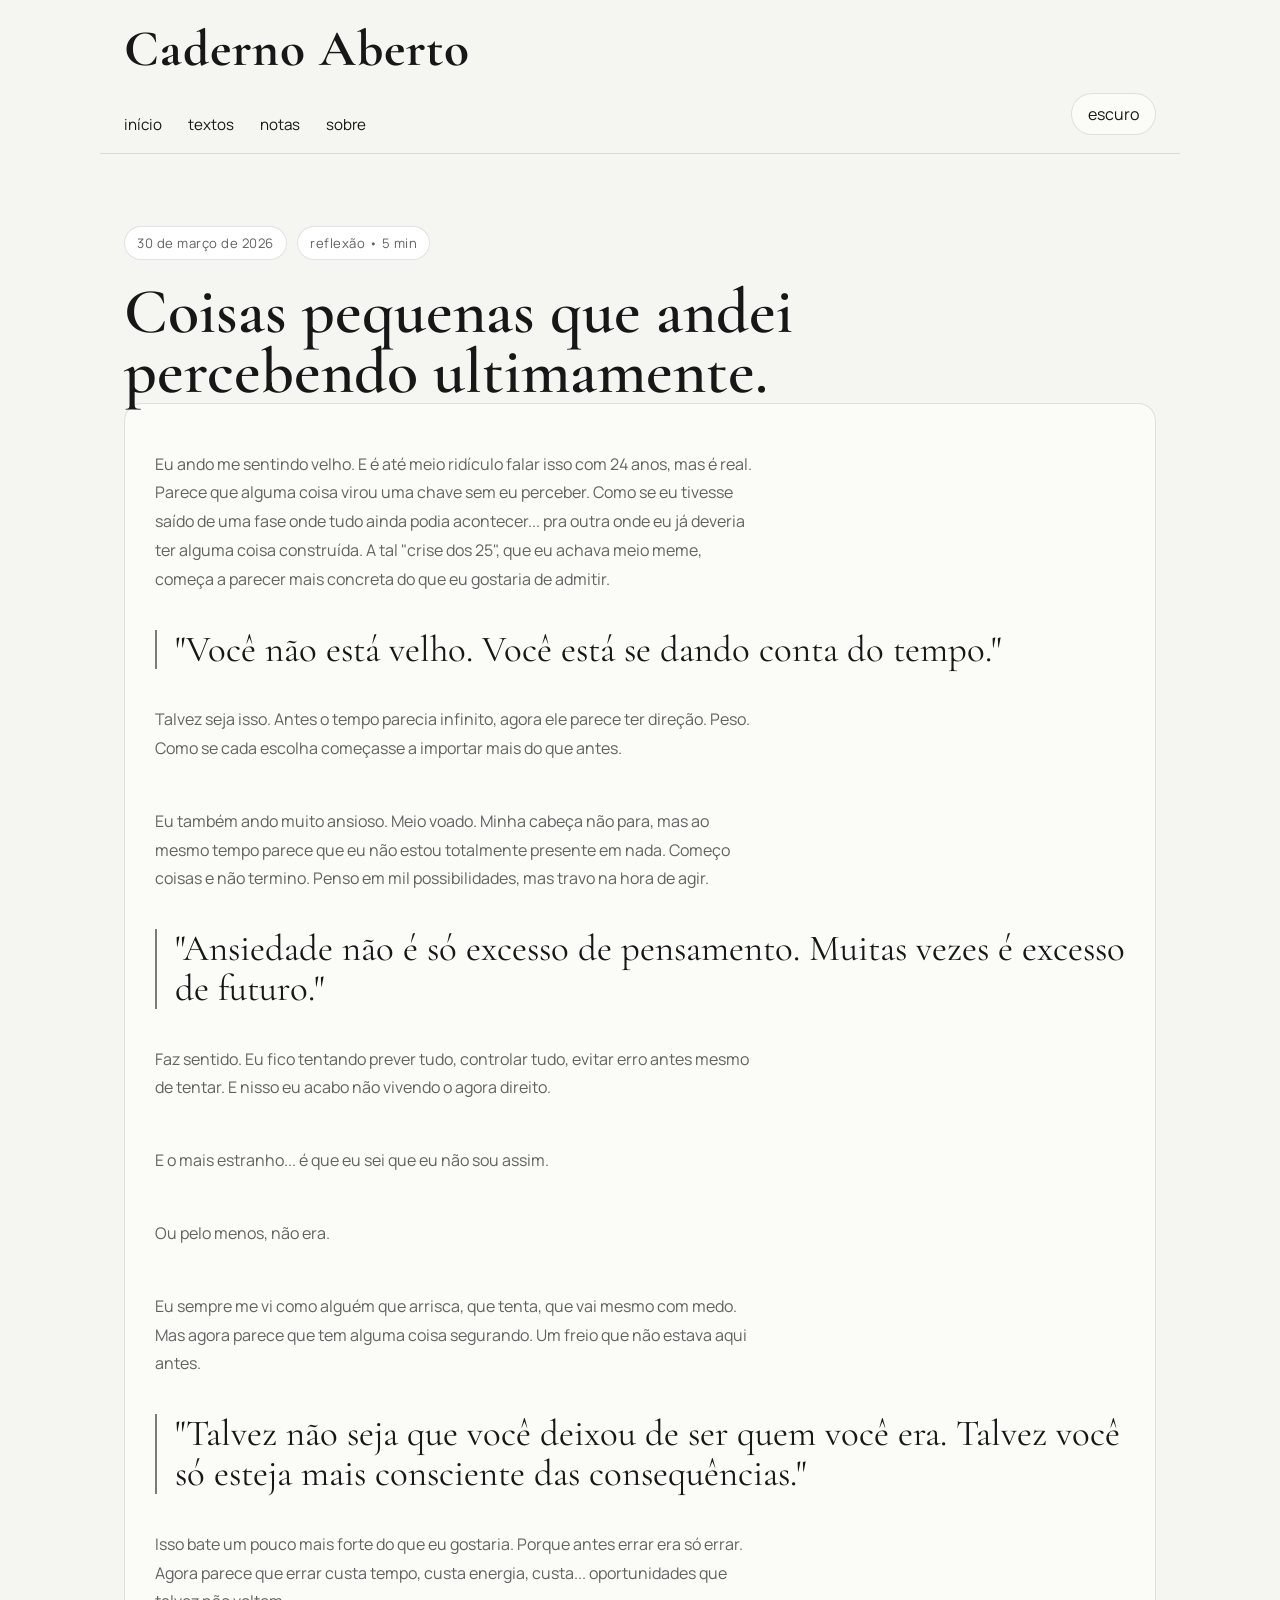
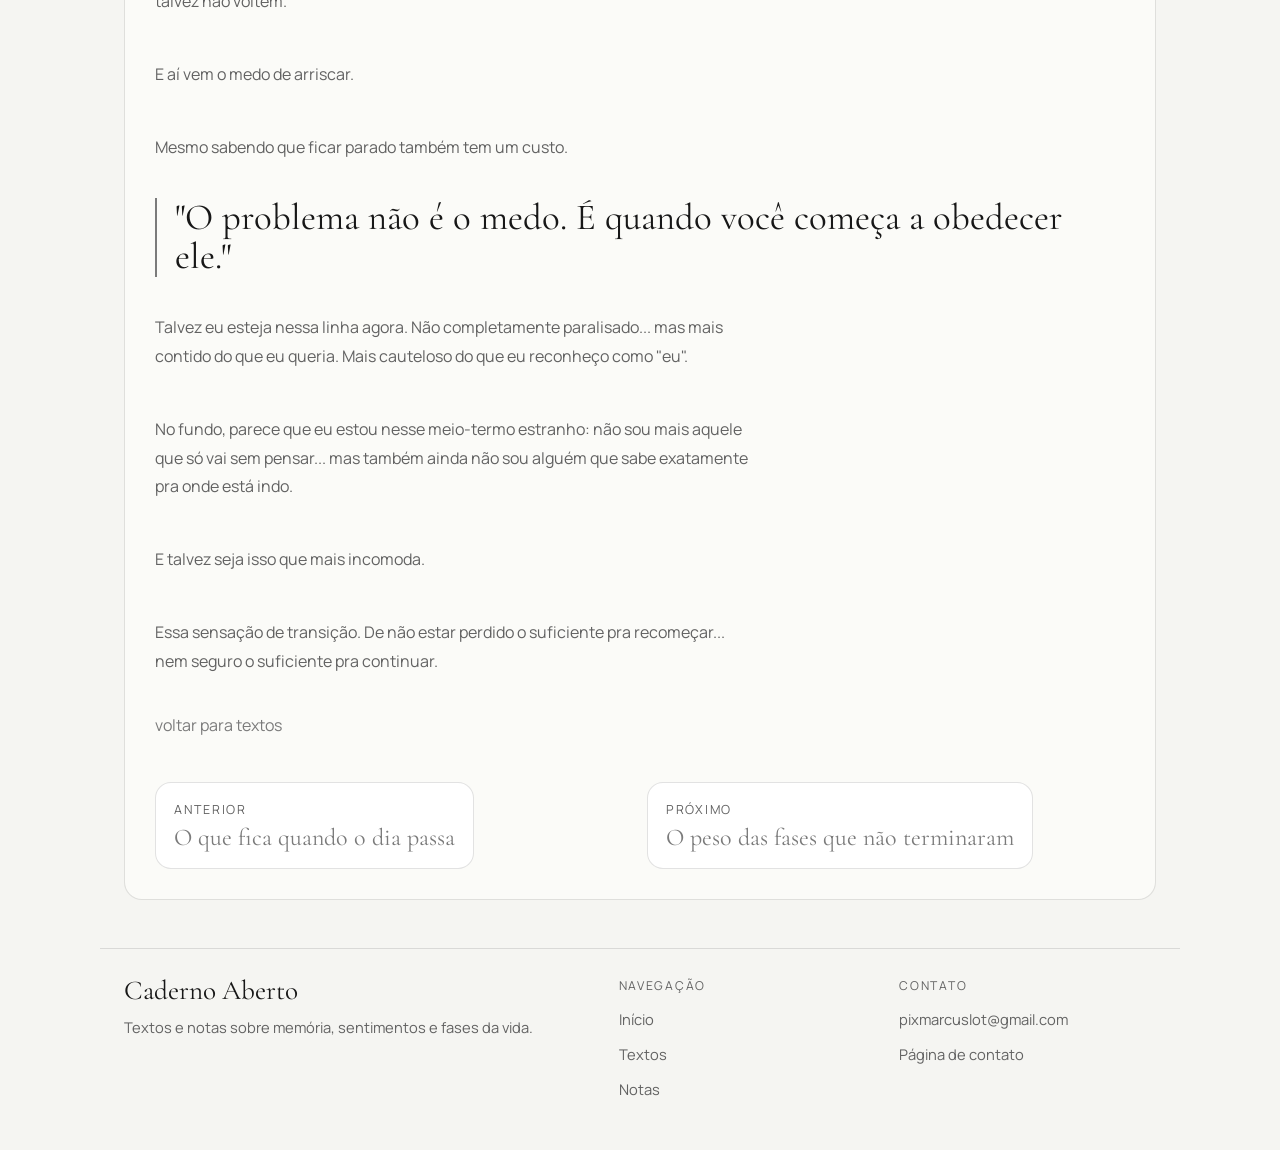
<file: textos/coisas-pequenas-que-andei-percebendo-ultimamente.html>
<!DOCTYPE html>
<html lang="pt-BR">
<head>
  <meta charset="UTF-8">
  <meta name="viewport" content="width=device-width, initial-scale=1.0">
  <title>Coisas pequenas que andei percebendo ultimamente | Caderno Aberto</title>
  <meta
    name="description"
    content="Um texto sobre ansiedade, tempo, transição e a sensação de estar mudando."
  >
  <meta name="theme-color" content="#171717">
  <link rel="canonical" href="https://marquinzillabr.github.io/CadernoAberto/textos/coisas-pequenas-que-andei-percebendo-ultimamente.html">
  <meta property="og:type" content="article">
  <meta property="og:url" content="https://marquinzillabr.github.io/CadernoAberto/textos/coisas-pequenas-que-andei-percebendo-ultimamente.html">
  <meta property="og:title" content="Coisas pequenas que andei percebendo ultimamente. | Caderno Aberto">
  <meta property="og:description" content="Um texto sobre ansiedade, tempo, transição e a sensação de estar mudando.">
  <meta property="og:image" content="https://marquinzillabr.github.io/CadernoAberto/assets/og-image.svg">
  <meta name="twitter:card" content="summary_large_image">
  <meta name="twitter:title" content="Coisas pequenas que andei percebendo ultimamente. | Caderno Aberto">
  <meta name="twitter:description" content="Um texto sobre ansiedade, tempo, transição e a sensação de estar mudando.">
  <meta name="twitter:image" content="https://marquinzillabr.github.io/CadernoAberto/assets/og-image.svg">
  <link rel="icon" type="image/svg+xml" href="../assets/favicon.svg">
  <link rel="preconnect" href="https://fonts.googleapis.com">
  <link rel="preconnect" href="https://fonts.gstatic.com" crossorigin>
  <link
    href="https://fonts.googleapis.com/css2?family=Manrope:wght@400;500;700;800&family=Cormorant+Garamond:wght@500;600;700&display=swap"
    rel="stylesheet"
  >
  <link rel="stylesheet" href="../styles.css">
</head>
<body>
  <div class="grain" aria-hidden="true"></div>

  <header class="site-header">
    <a class="brand" href="../index.html">Caderno Aberto</a>
    <nav class="site-nav" aria-label="Navegação principal">
      <a href="../index.html">Início</a>
      <a href="index.html">Textos</a>
      <a href="../notas/index.html">Notas</a>
      <a href="../sobre.html">Sobre</a>
    </nav>
    <button class="theme-toggle" type="button" aria-label="Alternar tema">claro</button>
  </header>

  <main>
    <section class="featured is-visible">
      <div class="section-heading">
        <div class="post-meta">
          <span class="meta-pill">30 de março de 2026</span>
          <span class="meta-pill">reflexão • 5 min</span>
        </div>
        <h2>Coisas pequenas que andei percebendo ultimamente.</h2>
      </div>

      <article class="feature-story detail-page">
        <p>Eu ando me sentindo velho. E é até meio ridículo falar isso com 24 anos, mas é real. Parece que alguma coisa virou uma chave sem eu perceber. Como se eu tivesse saído de uma fase onde tudo ainda podia acontecer... pra outra onde eu já deveria ter alguma coisa construída. A tal "crise dos 25", que eu achava meio meme, começa a parecer mais concreta do que eu gostaria de admitir.</p>
        <blockquote class="quote-line">"Você não está velho. Você está se dando conta do tempo."</blockquote>
        <p>Talvez seja isso. Antes o tempo parecia infinito, agora ele parece ter direção. Peso. Como se cada escolha começasse a importar mais do que antes.</p>
        <p>Eu também ando muito ansioso. Meio voado. Minha cabeça não para, mas ao mesmo tempo parece que eu não estou totalmente presente em nada. Começo coisas e não termino. Penso em mil possibilidades, mas travo na hora de agir.</p>
        <blockquote class="quote-line">"Ansiedade não é só excesso de pensamento. Muitas vezes é excesso de futuro."</blockquote>
        <p>Faz sentido. Eu fico tentando prever tudo, controlar tudo, evitar erro antes mesmo de tentar. E nisso eu acabo não vivendo o agora direito.</p>
        <p>E o mais estranho... é que eu sei que eu não sou assim.</p>
        <p>Ou pelo menos, não era.</p>
        <p>Eu sempre me vi como alguém que arrisca, que tenta, que vai mesmo com medo. Mas agora parece que tem alguma coisa segurando. Um freio que não estava aqui antes.</p>
        <blockquote class="quote-line">"Talvez não seja que você deixou de ser quem você era. Talvez você só esteja mais consciente das consequências."</blockquote>
        <p>Isso bate um pouco mais forte do que eu gostaria. Porque antes errar era só errar. Agora parece que errar custa tempo, custa energia, custa... oportunidades que talvez não voltem.</p>
        <p>E aí vem o medo de arriscar.</p>
        <p>Mesmo sabendo que ficar parado também tem um custo.</p>
        <blockquote class="quote-line">"O problema não é o medo. É quando você começa a obedecer ele."</blockquote>
        <p>Talvez eu esteja nessa linha agora. Não completamente paralisado... mas mais contido do que eu queria. Mais cauteloso do que eu reconheço como "eu".</p>
        <p>No fundo, parece que eu estou nesse meio-termo estranho: não sou mais aquele que só vai sem pensar... mas também ainda não sou alguém que sabe exatamente pra onde está indo.</p>
        <p>E talvez seja isso que mais incomoda.</p>
        <p>Essa sensação de transição. De não estar perdido o suficiente pra recomeçar... nem seguro o suficiente pra continuar.</p>
        <a class="entry-link" href="index.html">voltar para textos</a>
        <div class="post-nav">
          <a href="o-que-fica-quando-o-dia-passa.html">
            <span class="post-nav-label">Anterior</span>
            <span class="post-nav-title">O que fica quando o dia passa</span>
          </a>
          <a href="o-peso-das-fases-que-nao-terminaram.html">
            <span class="post-nav-label">Próximo</span>
            <span class="post-nav-title">O peso das fases que não terminaram</span>
          </a>
        </div>
      </article>
    </section>
  </main>

  <footer class="site-footer">
    <div class="footer-grid">
      <div>
        <p class="footer-title">Caderno Aberto</p>
        <p class="footer-copy">Textos e notas sobre memória, sentimentos e fases da vida.</p>
      </div>
      <div>
        <p class="footer-heading">Navegação</p>
        <ul class="footer-links">
          <li><a href="../index.html">Início</a></li>
          <li><a href="index.html">Textos</a></li>
          <li><a href="../notas/index.html">Notas</a></li>
        </ul>
      </div>
      <div>
        <p class="footer-heading">Contato</p>
        <ul class="footer-links">
          <li><a href="mailto:pixmarcuslot@gmail.com">pixmarcuslot@gmail.com</a></li>
          <li><a href="../index.html#contato">Página de contato</a></li>
        </ul>
      </div>
    </div>
  </footer>

  <script src="../script.js"></script>
</body>
</html>
</file>
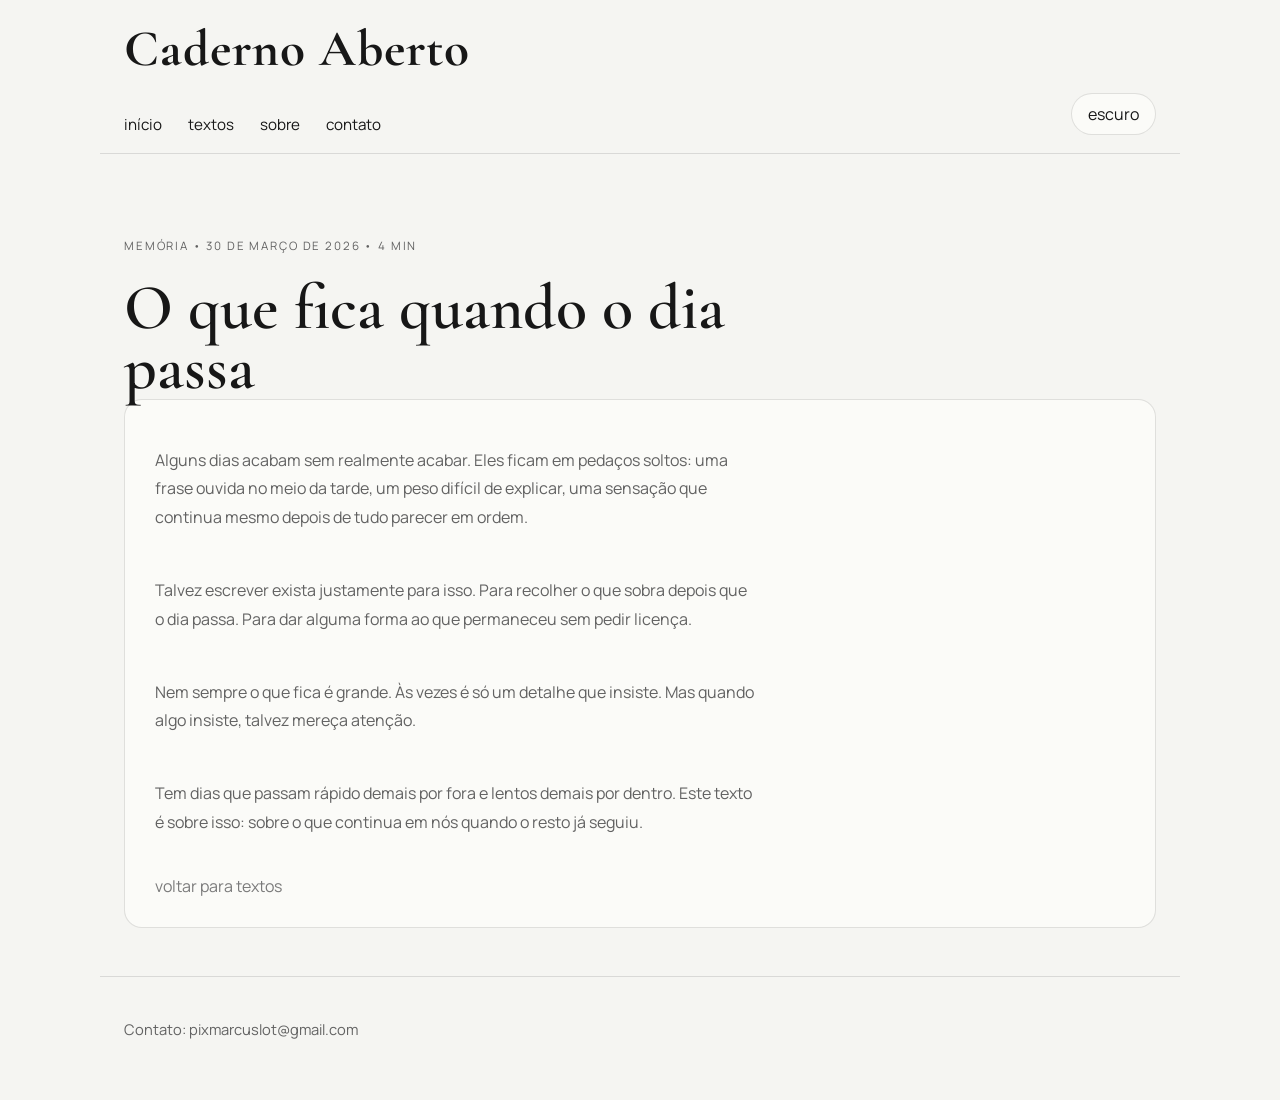
<file: textos/meu-primeiro-texto.html>
<!DOCTYPE html>
<html lang="pt-BR">
<head>
  <meta charset="UTF-8">
  <meta name="viewport" content="width=device-width, initial-scale=1.0">
  <title>O que fica quando o dia passa | Caderno Aberto</title>
  <meta name="description" content="Exemplo de texto longo do blog.">
  <link rel="preconnect" href="https://fonts.googleapis.com">
  <link rel="preconnect" href="https://fonts.gstatic.com" crossorigin>
  <link
    href="https://fonts.googleapis.com/css2?family=Manrope:wght@400;500;700;800&family=Cormorant+Garamond:wght@500;600;700&display=swap"
    rel="stylesheet"
  >
  <link rel="stylesheet" href="../styles.css">
</head>
<body>
  <div class="grain" aria-hidden="true"></div>

  <header class="site-header">
    <a class="brand" href="../index.html">Caderno Aberto</a>
    <nav class="site-nav" aria-label="Navegação principal">
      <a href="../index.html">Início</a>
      <a href="index.html">Textos</a>
      <a href="../sobre.html">Sobre</a>
      <a href="../index.html#contato">Contato</a>
    </nav>
    <button class="theme-toggle" type="button" aria-label="Alternar tema">claro</button>
  </header>

  <main>
    <section class="featured is-visible">
      <div class="section-heading">
        <p class="section-label">memória • 30 de março de 2026 • 4 min</p>
        <h2>O que fica quando o dia passa</h2>
      </div>

      <article class="feature-story detail-page">
        <p>
          Alguns dias acabam sem realmente acabar. Eles ficam em pedaços soltos: uma
          frase ouvida no meio da tarde, um peso difícil de explicar, uma sensação que
          continua mesmo depois de tudo parecer em ordem.
        </p>
        <p>
          Talvez escrever exista justamente para isso. Para recolher o que sobra depois
          que o dia passa. Para dar alguma forma ao que permaneceu sem pedir licença.
        </p>
        <p>
          Nem sempre o que fica é grande. Às vezes é só um detalhe que insiste. Mas
          quando algo insiste, talvez mereça atenção.
        </p>
        <p>
          Tem dias que passam rápido demais por fora e lentos demais por dentro. Este
          texto é sobre isso: sobre o que continua em nós quando o resto já seguiu.
        </p>
        <a href="index.html">voltar para textos</a>
      </article>
    </section>
  </main>

  <footer class="site-footer">
    <p>Contato: <a href="mailto:pixmarcuslot@gmail.com">pixmarcuslot@gmail.com</a></p>
  </footer>

  <script src="../script.js"></script>
</body>
</html>
</file>
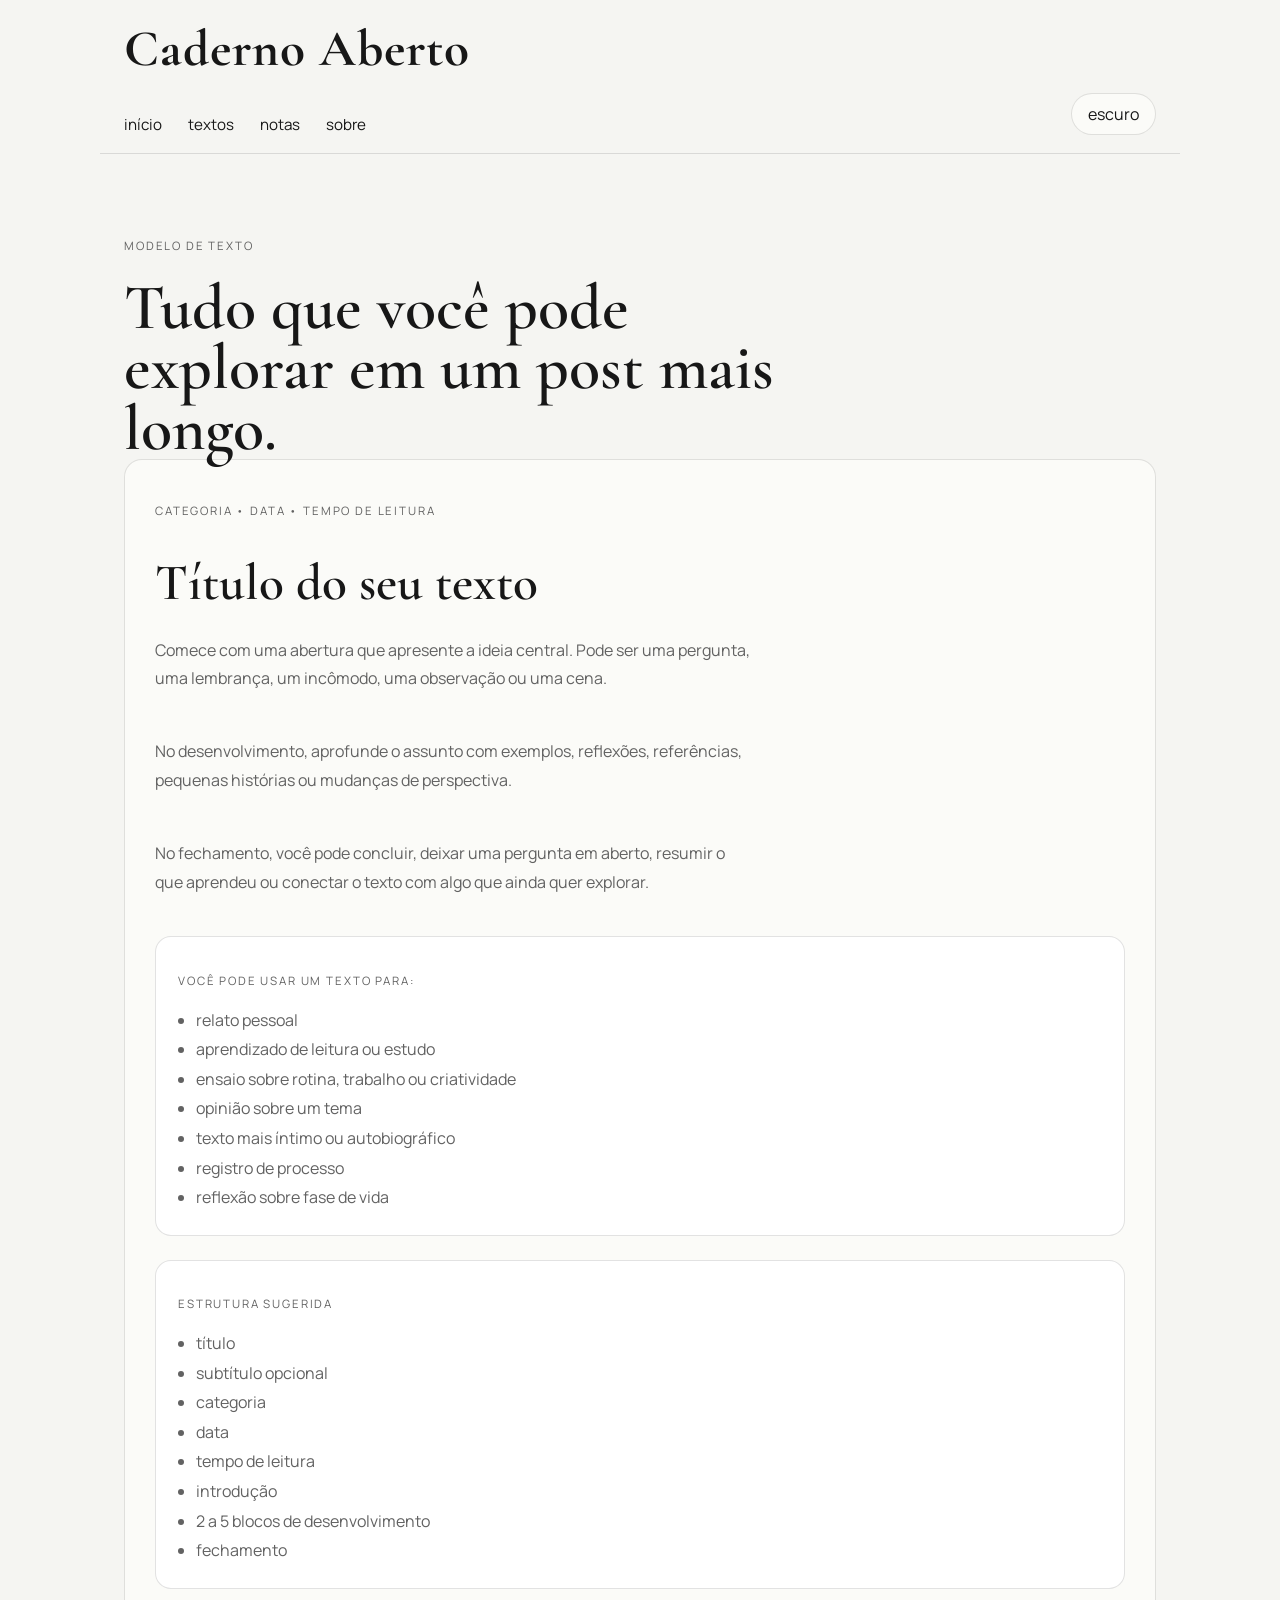
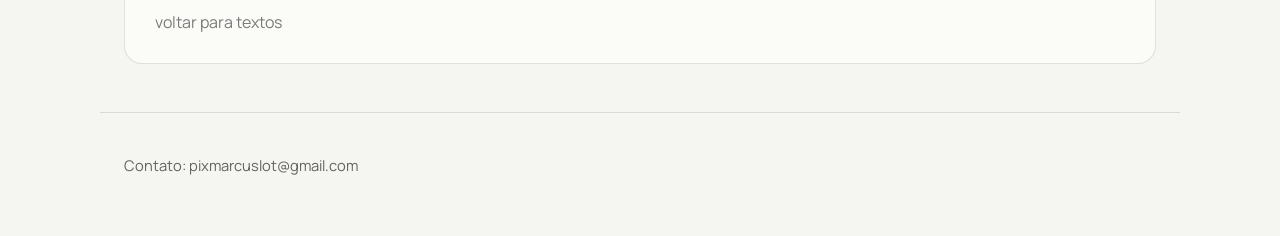
<file: textos/modelo.html>
<!DOCTYPE html>
<html lang="pt-BR">
<head>
  <meta charset="UTF-8">
  <meta name="viewport" content="width=device-width, initial-scale=1.0">
  <title>Modelo de Texto | Caderno Aberto</title>
  <meta name="description" content="Modelo reutilizável para textos longos do blog.">
  <link rel="preconnect" href="https://fonts.googleapis.com">
  <link rel="preconnect" href="https://fonts.gstatic.com" crossorigin>
  <link
    href="https://fonts.googleapis.com/css2?family=Manrope:wght@400;500;700;800&family=Cormorant+Garamond:wght@500;600;700&display=swap"
    rel="stylesheet"
  >
  <link rel="stylesheet" href="../styles.css">
</head>
<body>
  <div class="grain" aria-hidden="true"></div>

  <header class="site-header">
    <a class="brand" href="../index.html">Caderno Aberto</a>
    <nav class="site-nav" aria-label="Navegação principal">
      <a href="../index.html">Início</a>
      <a href="index.html">Textos</a>
      <a href="../notas/index.html">Notas</a>
      <a href="../sobre.html">Sobre</a>
    </nav>
    <button class="theme-toggle" type="button" aria-label="Alternar tema">claro</button>
  </header>

  <main>
    <section class="featured is-visible">
      <div class="section-heading">
        <p class="section-label">modelo de texto</p>
        <h2>Tudo que você pode explorar em um post mais longo.</h2>
      </div>

      <article class="feature-story detail-page">
        <p class="story-meta">categoria • data • tempo de leitura</p>
        <h3>Título do seu texto</h3>
        <p>
          Comece com uma abertura que apresente a ideia central. Pode ser uma pergunta,
          uma lembrança, um incômodo, uma observação ou uma cena.
        </p>
        <p>
          No desenvolvimento, aprofunde o assunto com exemplos, reflexões, referências,
          pequenas histórias ou mudanças de perspectiva.
        </p>
        <p>
          No fechamento, você pode concluir, deixar uma pergunta em aberto, resumir o
          que aprendeu ou conectar o texto com algo que ainda quer explorar.
        </p>

        <div class="template-block">
          <p class="panel-title">você pode usar um texto para:</p>
          <ul>
            <li>relato pessoal</li>
            <li>aprendizado de leitura ou estudo</li>
            <li>ensaio sobre rotina, trabalho ou criatividade</li>
            <li>opinião sobre um tema</li>
            <li>texto mais íntimo ou autobiográfico</li>
            <li>registro de processo</li>
            <li>reflexão sobre fase de vida</li>
          </ul>
        </div>

        <div class="template-block">
          <p class="panel-title">estrutura sugerida</p>
          <ul>
            <li>título</li>
            <li>subtítulo opcional</li>
            <li>categoria</li>
            <li>data</li>
            <li>tempo de leitura</li>
            <li>introdução</li>
            <li>2 a 5 blocos de desenvolvimento</li>
            <li>fechamento</li>
          </ul>
        </div>

        <a href="index.html">voltar para textos</a>
      </article>
    </section>
  </main>

  <footer class="site-footer">
    <p>Contato: <a href="mailto:pixmarcuslot@gmail.com">pixmarcuslot@gmail.com</a></p>
  </footer>

  <script src="../script.js"></script>
</body>
</html>
</file>
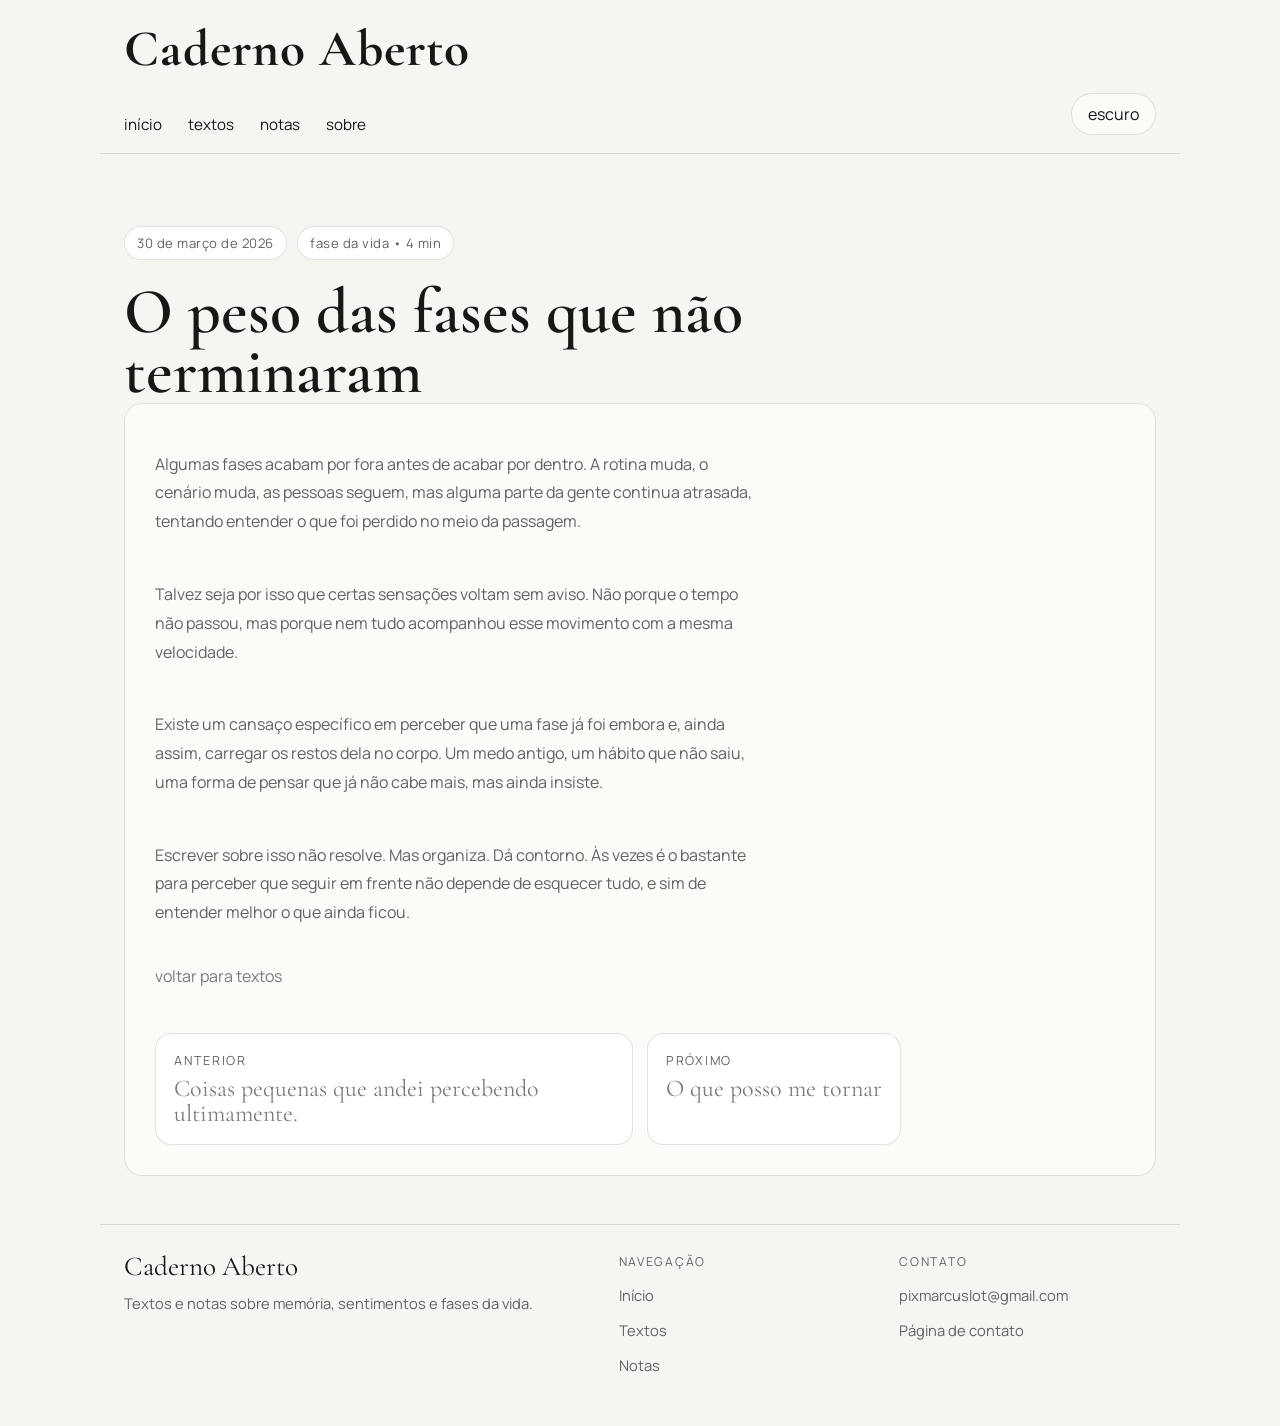
<file: textos/o-peso-das-fases-que-nao-terminaram.html>
<!DOCTYPE html>
<html lang="pt-BR">
<head>
  <meta charset="UTF-8">
  <meta name="viewport" content="width=device-width, initial-scale=1.0">
  <title>O peso das fases que não terminaram | Caderno Aberto</title>
  <meta
    name="description"
    content="Um texto sobre fases da vida que continuam em nós mesmo quando já deveriam ter acabado."
  >
  <meta name="theme-color" content="#171717">
  <link rel="canonical" href="https://marquinzillabr.github.io/CadernoAberto/textos/o-peso-das-fases-que-nao-terminaram.html">
  <meta property="og:type" content="article">
  <meta property="og:url" content="https://marquinzillabr.github.io/CadernoAberto/textos/o-peso-das-fases-que-nao-terminaram.html">
  <meta property="og:title" content="O peso das fases que não terminaram | Caderno Aberto">
  <meta property="og:description" content="Um texto sobre fases da vida que continuam em nós mesmo quando já deveriam ter acabado.">
  <meta property="og:image" content="https://marquinzillabr.github.io/CadernoAberto/assets/og-image.svg">
  <meta name="twitter:card" content="summary_large_image">
  <meta name="twitter:title" content="O peso das fases que não terminaram | Caderno Aberto">
  <meta name="twitter:description" content="Um texto sobre fases da vida que continuam em nós mesmo quando já deveriam ter acabado.">
  <meta name="twitter:image" content="https://marquinzillabr.github.io/CadernoAberto/assets/og-image.svg">
  <link rel="icon" type="image/svg+xml" href="../assets/favicon.svg">
  <link rel="preconnect" href="https://fonts.googleapis.com">
  <link rel="preconnect" href="https://fonts.gstatic.com" crossorigin>
  <link
    href="https://fonts.googleapis.com/css2?family=Manrope:wght@400;500;700;800&family=Cormorant+Garamond:wght@500;600;700&display=swap"
    rel="stylesheet"
  >
  <link rel="stylesheet" href="../styles.css">
</head>
<body>
  <div class="grain" aria-hidden="true"></div>
  <header class="site-header">
    <a class="brand" href="../index.html">Caderno Aberto</a>
    <nav class="site-nav" aria-label="Navegação principal">
      <a href="../index.html">Início</a>
      <a href="index.html">Textos</a>
      <a href="../notas/index.html">Notas</a>
      <a href="../sobre.html">Sobre</a>
    </nav>
    <button class="theme-toggle" type="button" aria-label="Alternar tema">claro</button>
  </header>
  <main>
    <section class="featured is-visible">
      <div class="section-heading">
        <div class="post-meta">
          <span class="meta-pill">30 de março de 2026</span>
          <span class="meta-pill">fase da vida • 4 min</span>
        </div>
        <h2>O peso das fases que não terminaram</h2>
      </div>
      <article class="feature-story detail-page">
        <p>Algumas fases acabam por fora antes de acabar por dentro. A rotina muda, o cenário muda, as pessoas seguem, mas alguma parte da gente continua atrasada, tentando entender o que foi perdido no meio da passagem.</p>
        <p>Talvez seja por isso que certas sensações voltam sem aviso. Não porque o tempo não passou, mas porque nem tudo acompanhou esse movimento com a mesma velocidade.</p>
        <p>Existe um cansaço específico em perceber que uma fase já foi embora e, ainda assim, carregar os restos dela no corpo. Um medo antigo, um hábito que não saiu, uma forma de pensar que já não cabe mais, mas ainda insiste.</p>
        <p>Escrever sobre isso não resolve. Mas organiza. Dá contorno. Às vezes é o bastante para perceber que seguir em frente não depende de esquecer tudo, e sim de entender melhor o que ainda ficou.</p>
        <a class="entry-link" href="index.html">voltar para textos</a>
        <div class="post-nav">
          <a href="coisas-pequenas-que-andei-percebendo-ultimamente.html">
            <span class="post-nav-label">Anterior</span>
            <span class="post-nav-title">Coisas pequenas que andei percebendo ultimamente.</span>
          </a>
          <a href="o-que-posso-me-tornar.html">
            <span class="post-nav-label">Próximo</span>
            <span class="post-nav-title">O que posso me tornar</span>
          </a>
        </div>
      </article>
    </section>
  </main>
  <footer class="site-footer">
    <div class="footer-grid">
      <div>
        <p class="footer-title">Caderno Aberto</p>
        <p class="footer-copy">Textos e notas sobre memória, sentimentos e fases da vida.</p>
      </div>
      <div>
        <p class="footer-heading">Navegação</p>
        <ul class="footer-links">
          <li><a href="../index.html">Início</a></li>
          <li><a href="index.html">Textos</a></li>
          <li><a href="../notas/index.html">Notas</a></li>
        </ul>
      </div>
      <div>
        <p class="footer-heading">Contato</p>
        <ul class="footer-links">
          <li><a href="mailto:pixmarcuslot@gmail.com">pixmarcuslot@gmail.com</a></li>
          <li><a href="../index.html#contato">Página de contato</a></li>
        </ul>
      </div>
    </div>
  </footer>
  <script src="../script.js"></script>
</body>
</html>
</file>
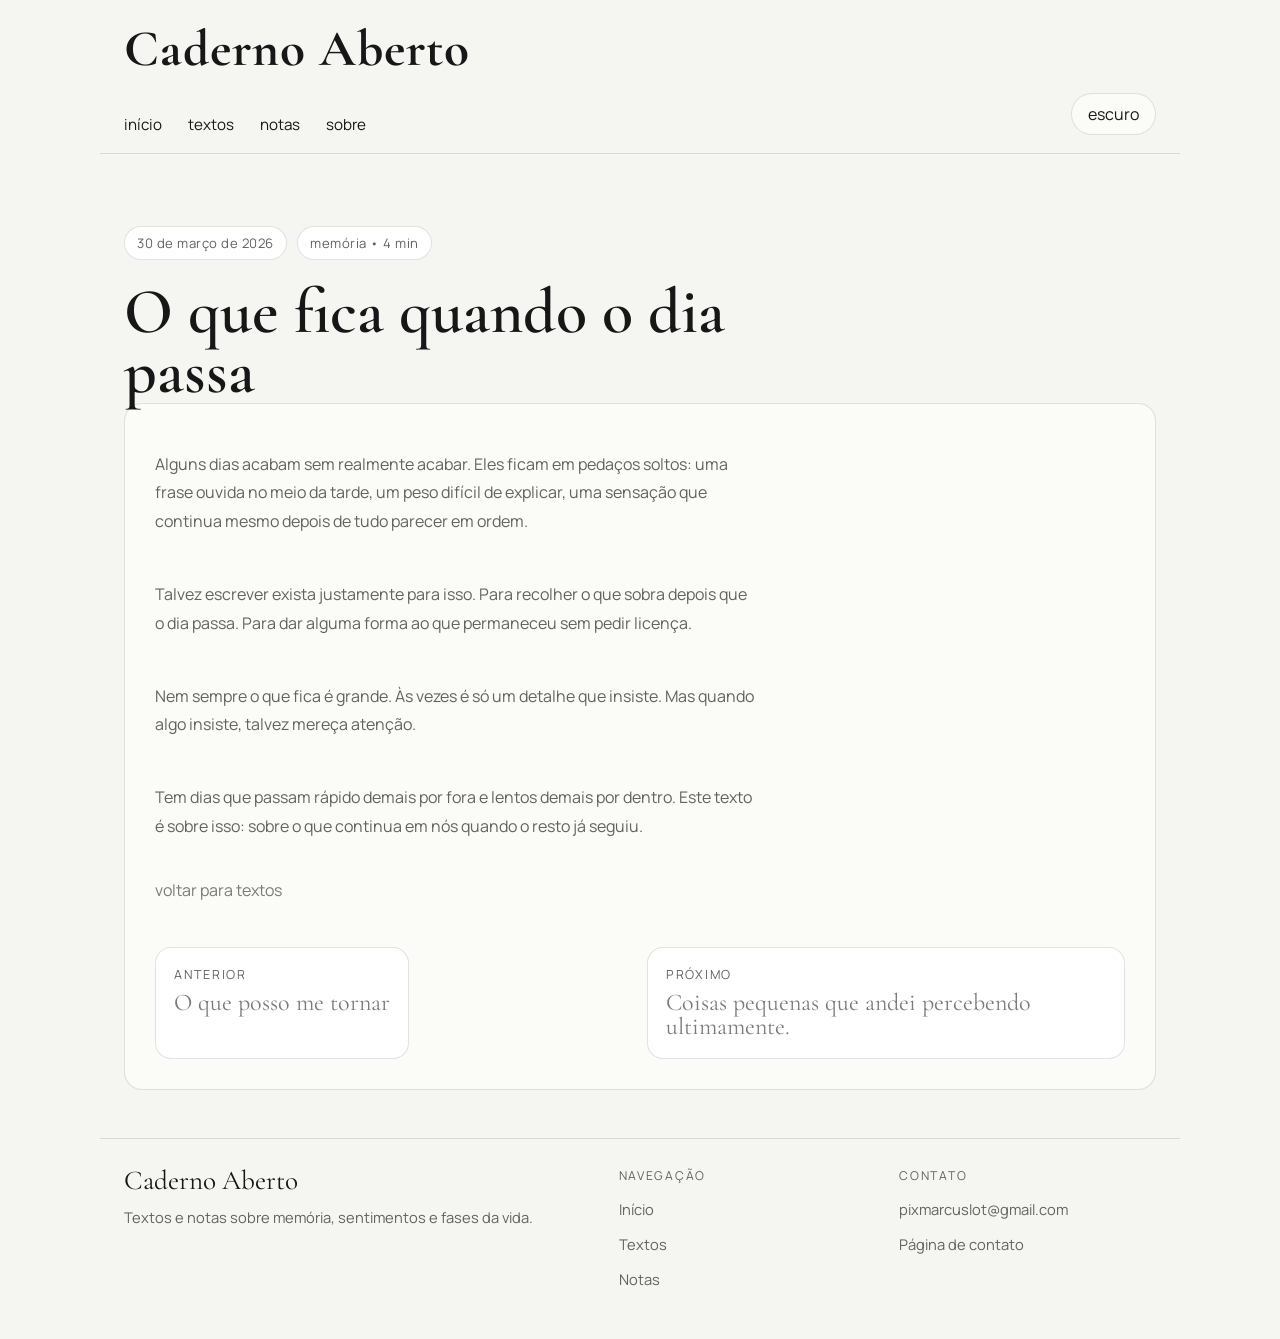
<file: textos/o-que-fica-quando-o-dia-passa.html>
<!DOCTYPE html>
<html lang="pt-BR">
<head>
  <meta charset="UTF-8">
  <meta name="viewport" content="width=device-width, initial-scale=1.0">
  <title>O que fica quando o dia passa | Caderno Aberto</title>
  <meta name="description" content="Um texto sobre o que permanece em nós depois que o dia acaba.">
  <meta name="theme-color" content="#171717">
  <link rel="canonical" href="https://marquinzillabr.github.io/CadernoAberto/textos/o-que-fica-quando-o-dia-passa.html">
  <meta property="og:type" content="article">
  <meta property="og:url" content="https://marquinzillabr.github.io/CadernoAberto/textos/o-que-fica-quando-o-dia-passa.html">
  <meta property="og:title" content="O que fica quando o dia passa | Caderno Aberto">
  <meta property="og:description" content="Um texto sobre o que permanece em nós depois que o dia acaba.">
  <meta property="og:image" content="https://marquinzillabr.github.io/CadernoAberto/assets/og-image.svg">
  <meta name="twitter:card" content="summary_large_image">
  <meta name="twitter:title" content="O que fica quando o dia passa | Caderno Aberto">
  <meta name="twitter:description" content="Um texto sobre o que permanece em nós depois que o dia acaba.">
  <meta name="twitter:image" content="https://marquinzillabr.github.io/CadernoAberto/assets/og-image.svg">
  <link rel="icon" type="image/svg+xml" href="../assets/favicon.svg">
  <link rel="preconnect" href="https://fonts.googleapis.com">
  <link rel="preconnect" href="https://fonts.gstatic.com" crossorigin>
  <link
    href="https://fonts.googleapis.com/css2?family=Manrope:wght@400;500;700;800&family=Cormorant+Garamond:wght@500;600;700&display=swap"
    rel="stylesheet"
  >
  <link rel="stylesheet" href="../styles.css">
</head>
<body>
  <div class="grain" aria-hidden="true"></div>
  <header class="site-header">
    <a class="brand" href="../index.html">Caderno Aberto</a>
    <nav class="site-nav" aria-label="Navegação principal">
      <a href="../index.html">Início</a>
      <a href="index.html">Textos</a>
      <a href="../notas/index.html">Notas</a>
      <a href="../sobre.html">Sobre</a>
    </nav>
    <button class="theme-toggle" type="button" aria-label="Alternar tema">claro</button>
  </header>
  <main>
    <section class="featured is-visible">
      <div class="section-heading">
        <div class="post-meta">
          <span class="meta-pill">30 de março de 2026</span>
          <span class="meta-pill">memória • 4 min</span>
        </div>
        <h2>O que fica quando o dia passa</h2>
      </div>
      <article class="feature-story detail-page">
        <p>Alguns dias acabam sem realmente acabar. Eles ficam em pedaços soltos: uma frase ouvida no meio da tarde, um peso difícil de explicar, uma sensação que continua mesmo depois de tudo parecer em ordem.</p>
        <p>Talvez escrever exista justamente para isso. Para recolher o que sobra depois que o dia passa. Para dar alguma forma ao que permaneceu sem pedir licença.</p>
        <p>Nem sempre o que fica é grande. Às vezes é só um detalhe que insiste. Mas quando algo insiste, talvez mereça atenção.</p>
        <p>Tem dias que passam rápido demais por fora e lentos demais por dentro. Este texto é sobre isso: sobre o que continua em nós quando o resto já seguiu.</p>
        <a class="entry-link" href="index.html">voltar para textos</a>
        <div class="post-nav">
          <a href="o-que-posso-me-tornar.html">
            <span class="post-nav-label">Anterior</span>
            <span class="post-nav-title">O que posso me tornar</span>
          </a>
          <a href="coisas-pequenas-que-andei-percebendo-ultimamente.html">
            <span class="post-nav-label">Próximo</span>
            <span class="post-nav-title">Coisas pequenas que andei percebendo ultimamente.</span>
          </a>
        </div>
      </article>
    </section>
  </main>
  <footer class="site-footer">
    <div class="footer-grid">
      <div>
        <p class="footer-title">Caderno Aberto</p>
        <p class="footer-copy">Textos e notas sobre memória, sentimentos e fases da vida.</p>
      </div>
      <div>
        <p class="footer-heading">Navegação</p>
        <ul class="footer-links">
          <li><a href="../index.html">Início</a></li>
          <li><a href="index.html">Textos</a></li>
          <li><a href="../notas/index.html">Notas</a></li>
        </ul>
      </div>
      <div>
        <p class="footer-heading">Contato</p>
        <ul class="footer-links">
          <li><a href="mailto:pixmarcuslot@gmail.com">pixmarcuslot@gmail.com</a></li>
          <li><a href="../index.html#contato">Página de contato</a></li>
        </ul>
      </div>
    </div>
  </footer>
  <script src="../script.js"></script>
</body>
</html>
</file>
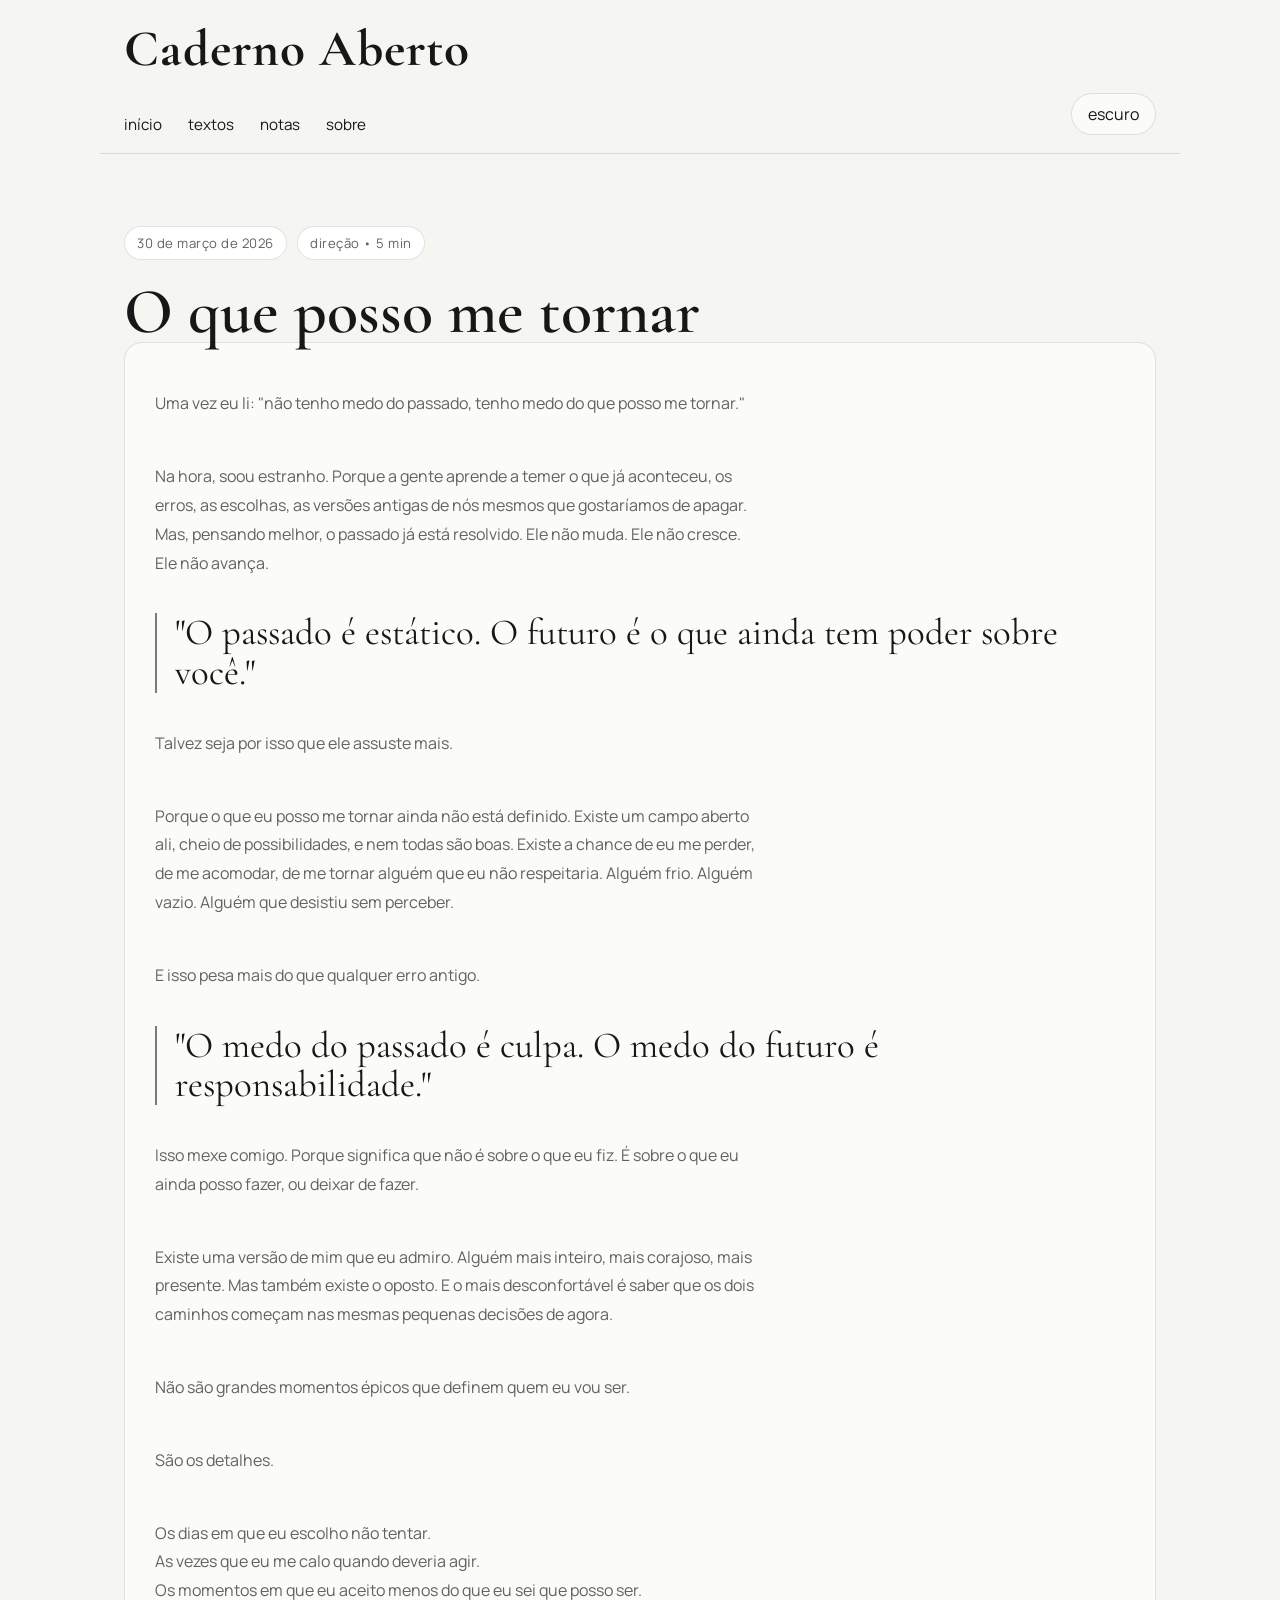
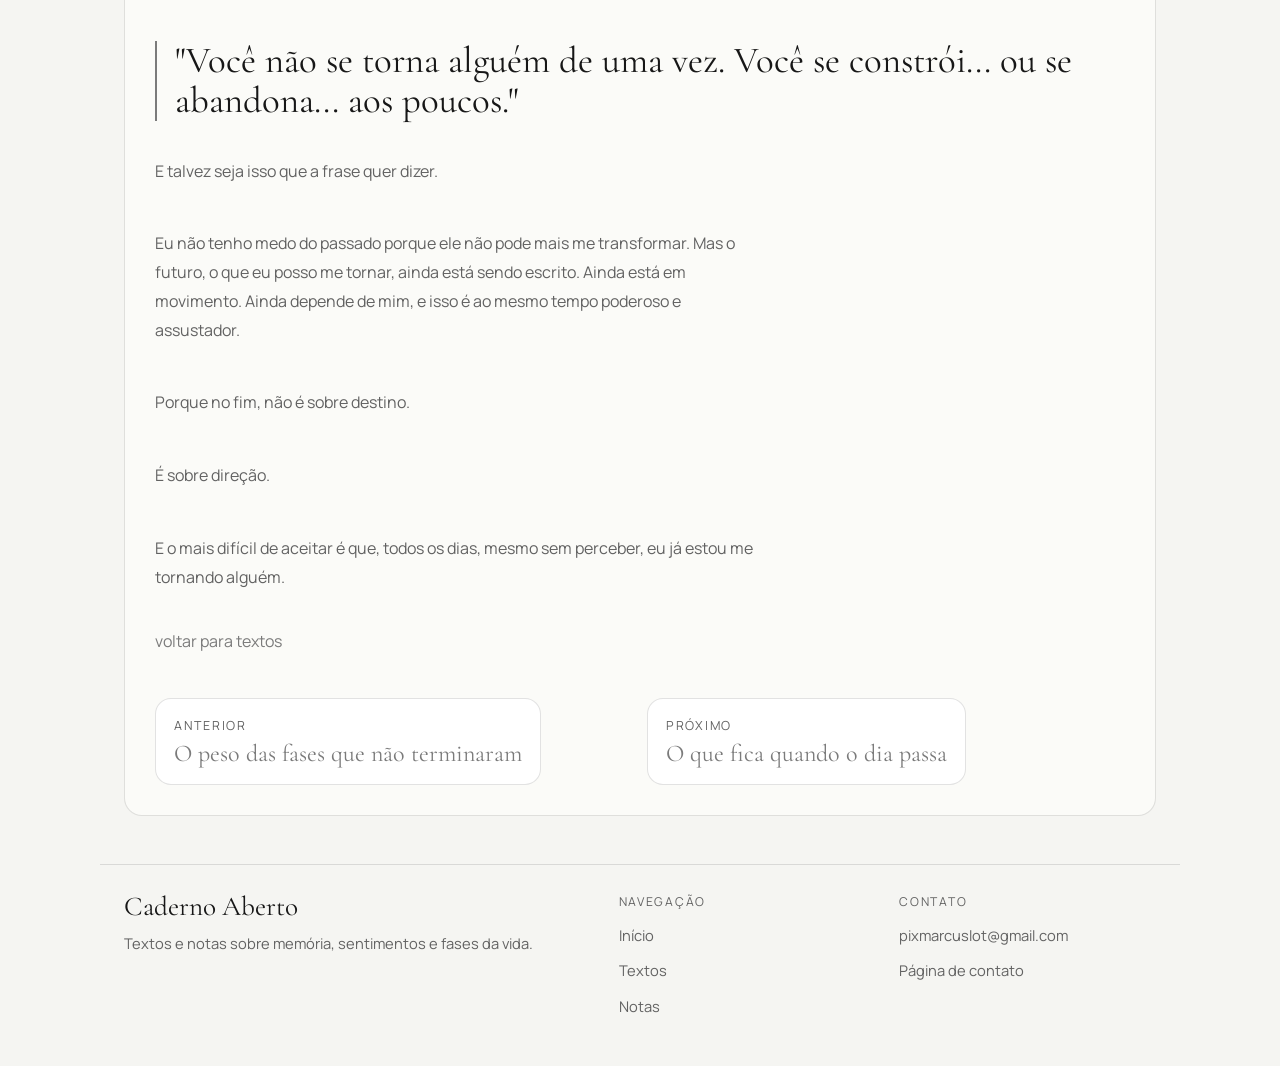
<file: textos/o-que-posso-me-tornar.html>
<!DOCTYPE html>
<html lang="pt-BR">
<head>
  <meta charset="UTF-8">
  <meta name="viewport" content="width=device-width, initial-scale=1.0">
  <title>O que posso me tornar | Caderno Aberto</title>
  <meta
    name="description"
    content="Um texto sobre o medo do futuro, responsabilidade e a direção que pequenas escolhas constroem."
  >
  <meta name="theme-color" content="#171717">
  <link rel="canonical" href="https://marquinzillabr.github.io/CadernoAberto/textos/o-que-posso-me-tornar.html">
  <meta property="og:type" content="article">
  <meta property="og:url" content="https://marquinzillabr.github.io/CadernoAberto/textos/o-que-posso-me-tornar.html">
  <meta property="og:title" content="O que posso me tornar | Caderno Aberto">
  <meta property="og:description" content="Um texto sobre o medo do futuro, responsabilidade e a direção que pequenas escolhas constroem.">
  <meta property="og:image" content="https://marquinzillabr.github.io/CadernoAberto/assets/og-image.svg">
  <meta name="twitter:card" content="summary_large_image">
  <meta name="twitter:title" content="O que posso me tornar | Caderno Aberto">
  <meta name="twitter:description" content="Um texto sobre o medo do futuro, responsabilidade e a direção que pequenas escolhas constroem.">
  <meta name="twitter:image" content="https://marquinzillabr.github.io/CadernoAberto/assets/og-image.svg">
  <link rel="icon" type="image/svg+xml" href="../assets/favicon.svg">
  <link rel="preconnect" href="https://fonts.googleapis.com">
  <link rel="preconnect" href="https://fonts.gstatic.com" crossorigin>
  <link
    href="https://fonts.googleapis.com/css2?family=Manrope:wght@400;500;700;800&family=Cormorant+Garamond:wght@500;600;700&display=swap"
    rel="stylesheet"
  >
  <link rel="stylesheet" href="../styles.css">
</head>
<body>
  <div class="grain" aria-hidden="true"></div>
  <header class="site-header">
    <a class="brand" href="../index.html">Caderno Aberto</a>
    <nav class="site-nav" aria-label="Navegação principal">
      <a href="../index.html">Início</a>
      <a href="index.html">Textos</a>
      <a href="../notas/index.html">Notas</a>
      <a href="../sobre.html">Sobre</a>
    </nav>
    <button class="theme-toggle" type="button" aria-label="Alternar tema">claro</button>
  </header>
  <main>
    <section class="featured is-visible">
      <div class="section-heading">
        <div class="post-meta">
          <span class="meta-pill">30 de março de 2026</span>
          <span class="meta-pill">direção • 5 min</span>
        </div>
        <h2>O que posso me tornar</h2>
      </div>
      <article class="feature-story detail-page">
        <p>Uma vez eu li: "não tenho medo do passado, tenho medo do que posso me tornar."</p>
        <p>Na hora, soou estranho. Porque a gente aprende a temer o que já aconteceu, os erros, as escolhas, as versões antigas de nós mesmos que gostaríamos de apagar. Mas, pensando melhor, o passado já está resolvido. Ele não muda. Ele não cresce. Ele não avança.</p>
        <blockquote class="quote-line">"O passado é estático. O futuro é o que ainda tem poder sobre você."</blockquote>
        <p>Talvez seja por isso que ele assuste mais.</p>
        <p>Porque o que eu posso me tornar ainda não está definido. Existe um campo aberto ali, cheio de possibilidades, e nem todas são boas. Existe a chance de eu me perder, de me acomodar, de me tornar alguém que eu não respeitaria. Alguém frio. Alguém vazio. Alguém que desistiu sem perceber.</p>
        <p>E isso pesa mais do que qualquer erro antigo.</p>
        <blockquote class="quote-line">"O medo do passado é culpa. O medo do futuro é responsabilidade."</blockquote>
        <p>Isso mexe comigo. Porque significa que não é sobre o que eu fiz. É sobre o que eu ainda posso fazer, ou deixar de fazer.</p>
        <p>Existe uma versão de mim que eu admiro. Alguém mais inteiro, mais corajoso, mais presente. Mas também existe o oposto. E o mais desconfortável é saber que os dois caminhos começam nas mesmas pequenas decisões de agora.</p>
        <p>Não são grandes momentos épicos que definem quem eu vou ser.</p>
        <p>São os detalhes.</p>
        <p>Os dias em que eu escolho não tentar.<br>As vezes que eu me calo quando deveria agir.<br>Os momentos em que eu aceito menos do que eu sei que posso ser.</p>
        <blockquote class="quote-line">"Você não se torna alguém de uma vez. Você se constrói... ou se abandona... aos poucos."</blockquote>
        <p>E talvez seja isso que a frase quer dizer.</p>
        <p>Eu não tenho medo do passado porque ele não pode mais me transformar. Mas o futuro, o que eu posso me tornar, ainda está sendo escrito. Ainda está em movimento. Ainda depende de mim, e isso é ao mesmo tempo poderoso e assustador.</p>
        <p>Porque no fim, não é sobre destino.</p>
        <p>É sobre direção.</p>
        <p>E o mais difícil de aceitar é que, todos os dias, mesmo sem perceber, eu já estou me tornando alguém.</p>
        <a class="entry-link" href="index.html">voltar para textos</a>
        <div class="post-nav">
          <a href="o-peso-das-fases-que-nao-terminaram.html">
            <span class="post-nav-label">Anterior</span>
            <span class="post-nav-title">O peso das fases que não terminaram</span>
          </a>
          <a href="o-que-fica-quando-o-dia-passa.html">
            <span class="post-nav-label">Próximo</span>
            <span class="post-nav-title">O que fica quando o dia passa</span>
          </a>
        </div>
      </article>
    </section>
  </main>
  <footer class="site-footer">
    <div class="footer-grid">
      <div>
        <p class="footer-title">Caderno Aberto</p>
        <p class="footer-copy">Textos e notas sobre memória, sentimentos e fases da vida.</p>
      </div>
      <div>
        <p class="footer-heading">Navegação</p>
        <ul class="footer-links">
          <li><a href="../index.html">Início</a></li>
          <li><a href="index.html">Textos</a></li>
          <li><a href="../notas/index.html">Notas</a></li>
        </ul>
      </div>
      <div>
        <p class="footer-heading">Contato</p>
        <ul class="footer-links">
          <li><a href="mailto:pixmarcuslot@gmail.com">pixmarcuslot@gmail.com</a></li>
          <li><a href="../index.html#contato">Página de contato</a></li>
        </ul>
      </div>
    </div>
  </footer>
  <script src="../script.js"></script>
</body>
</html>
</file>
<file: styles.css>
:root {
  --bg: #f5f5f2;
  --bg-strong: #efefe9;
  --paper: #fbfbf8;
  --paper-strong: #ffffff;
  --ink: #171717;
  --muted: #626262;
  --line: rgba(23, 23, 23, 0.12);
  --accent: #7b7b7b;
  --accent-soft: rgba(123, 123, 123, 0.08);
  --shadow: none;
  --max-width: 1080px;
}

[data-theme="dark"] {
  --bg: #121212;
  --bg-strong: #181818;
  --paper: #1b1b1b;
  --paper-strong: #202020;
  --ink: #f1f1ef;
  --muted: #b9b9b2;
  --line: rgba(241, 241, 239, 0.12);
  --accent: #c4c4be;
  --accent-soft: rgba(196, 196, 190, 0.08);
  --shadow: none;
}

* {
  box-sizing: border-box;
}

html {
  scroll-behavior: smooth;
}

body {
  margin: 0;
  font-family: "Manrope", sans-serif;
  color: var(--ink);
  background: var(--bg);
  min-height: 100vh;
  transition: background 220ms ease, color 220ms ease;
}

body::before {
  content: none;
}

.grain {
  display: none;
}

a {
  color: inherit;
  text-decoration: none;
}

.site-header,
main,
.site-footer {
  position: relative;
  z-index: 1;
}

.site-header {
  max-width: var(--max-width);
  margin: 0 auto;
  padding: 24px 24px 18px;
  display: grid;
  grid-template-columns: 1fr auto;
  gap: 18px 24px;
  align-items: end;
  border-bottom: 1px solid var(--line);
}

.brand {
  font-family: "Cormorant Garamond", serif;
  font-size: clamp(2rem, 4vw, 3.2rem);
  font-weight: 700;
  letter-spacing: 0.02em;
  line-height: 1;
}

.site-nav {
  display: flex;
  gap: 18px 26px;
  font-size: 0.95rem;
  text-transform: lowercase;
  flex-wrap: wrap;
  grid-column: 1 / 2;
}

.site-nav a,
.button,
.feature-story a,
.theme-toggle {
  transition: transform 180ms ease, opacity 180ms ease, color 180ms ease;
}

.site-nav a:hover,
.button:hover,
.feature-story a:hover,
.theme-toggle:hover {
  transform: translateY(-2px);
}

.theme-toggle {
  min-height: 42px;
  padding: 0 16px;
  border-radius: 999px;
  border: 1px solid var(--line);
  background: var(--paper);
  color: var(--ink);
  font: inherit;
  text-transform: lowercase;
  cursor: pointer;
}

main {
  max-width: var(--max-width);
  margin: 0 auto;
  padding: 0 24px 48px;
}

.hero,
.manifesto,
.featured,
.notes,
.about,
.contact-grid {
  opacity: 1;
  transform: none;
}

.hero {
  min-height: auto;
  display: grid;
  grid-template-columns: minmax(0, 1.2fr) minmax(280px, 0.7fr);
  gap: 36px;
  align-items: start;
  padding: 24px 0 20px;
}

.hero-copy {
  max-width: 720px;
}

.eyebrow,
.section-label,
.note-label,
.story-meta,
.panel-title {
  text-transform: uppercase;
  letter-spacing: 0.16em;
  font-size: 0.72rem;
  color: var(--muted);
}

.post-meta {
  display: flex;
  flex-wrap: wrap;
  gap: 10px;
  margin-bottom: 8px;
}

.meta-pill {
  display: inline-flex;
  align-items: center;
  min-height: 34px;
  padding: 0 12px;
  border-radius: 999px;
  border: 1px solid var(--line);
  background: var(--paper-strong);
  color: var(--muted);
  font-size: 0.82rem;
  letter-spacing: 0.04em;
}

.hero h1,
.manifesto h2,
.section-heading h2,
.about h2,
.hero-note h2,
.feature-story h3,
.story-list h3 {
  font-family: "Cormorant Garamond", serif;
  font-weight: 600;
  line-height: 0.94;
  margin: 0;
}

.hero h1 {
  font-size: clamp(3.1rem, 9vw, 6.2rem);
  margin-top: 12px;
  max-width: 10ch;
}

.hero-text {
  max-width: 520px;
  font-size: 1.05rem;
  line-height: 1.8;
  color: var(--muted);
  margin: 24px 0 0;
}

.hero-actions {
  display: flex;
  flex-wrap: wrap;
  gap: 14px;
  margin-top: 28px;
}

.button {
  display: inline-flex;
  align-items: center;
  justify-content: center;
  min-height: 48px;
  padding: 0 20px;
  border-radius: 999px;
  font-size: 0.92rem;
  text-transform: lowercase;
}

.button-solid {
  background: var(--ink);
  color: var(--bg);
}

.button-ghost {
  border: 1px solid var(--line);
  background: var(--paper);
}

.hero-note,
.about-panel,
.contact-panel {
  align-self: start;
  background: var(--paper);
  border: 1px solid var(--line);
  border-radius: 18px;
  padding: 28px;
  box-shadow: var(--shadow);
}

.hero-note h2 {
  font-size: clamp(2rem, 4vw, 3rem);
  margin-top: 14px;
  line-height: 0.98;
}

.hero-note p {
  color: var(--muted);
  line-height: 1.75;
  margin: 18px 0 22px;
}

.hero-note span {
  color: var(--accent);
  font-size: 0.92rem;
}

.manifesto,
.featured,
.notes,
.about {
  padding: 72px 0 0;
}

.manifesto-grid,
.about {
  display: grid;
  gap: 28px;
  grid-template-columns: minmax(0, 1.2fr) minmax(280px, 0.8fr);
  align-items: start;
}

.manifesto h2,
.section-heading h2,
.about h2 {
  font-size: clamp(2.4rem, 5vw, 4.3rem);
}

.manifesto-grid p,
.about-copy p {
  margin: 0;
  color: var(--muted);
  line-height: 1.85;
  font-size: 1rem;
}

.section-heading {
  display: grid;
  gap: 14px;
  max-width: 720px;
}

.featured-layout {
  display: grid;
  grid-template-columns: minmax(0, 1fr) minmax(280px, 0.72fr);
  gap: 24px;
  margin-top: 28px;
}

.search-panel {
  margin-top: 28px;
  padding: 22px;
  border: 1px solid var(--line);
  border-radius: 18px;
  background: var(--paper);
}

.search-panel p {
  margin: 0 0 12px;
  color: var(--muted);
  line-height: 1.7;
}

.search-input {
  width: 100%;
  min-height: 48px;
  padding: 0 16px;
  border: 1px solid var(--line);
  border-radius: 12px;
  background: var(--paper-strong);
  color: var(--ink);
  font: inherit;
}

.search-input::placeholder {
  color: var(--muted);
}

.feature-story,
.story-list article,
.notes-grid article,
.contact-card {
  background: var(--paper);
  border: 1px solid var(--line);
  border-radius: 18px;
}

.feature-story {
  padding: 30px;
  min-height: 320px;
  display: flex;
  flex-direction: column;
  justify-content: flex-end;
  background: var(--paper);
}

.feature-story h3 {
  font-size: clamp(2.2rem, 4vw, 3.5rem);
  margin-top: 14px;
}

.feature-story p {
  max-width: 38ch;
  color: var(--muted);
  line-height: 1.8;
}

.feature-story a {
  margin-top: 10px;
  color: var(--accent);
  width: fit-content;
}

.entry-card {
  display: flex;
  flex-direction: column;
  gap: 10px;
}

.entry-card p {
  margin: 0;
}

.entry-card .entry-link,
.story-list .entry-link,
.notes-grid .entry-link {
  display: inline-flex;
  align-items: center;
  justify-content: center;
  width: fit-content;
  min-height: 40px;
  padding: 0 14px;
  border-radius: 999px;
  border: 1px solid var(--line);
  background: var(--paper-strong);
  color: var(--ink);
  font-size: 0.9rem;
  text-transform: lowercase;
}

.topic-group {
  padding-top: 28px;
}

.topic-group:first-of-type {
  padding-top: 0;
}

.topic-title {
  margin: 0 0 14px;
  font-size: 0.86rem;
  letter-spacing: 0.14em;
  text-transform: uppercase;
  color: var(--muted);
}

.detail-page {
  min-height: auto;
  gap: 12px;
}

.detail-page p {
  max-width: 60ch;
}

.post-nav {
  display: grid;
  grid-template-columns: repeat(2, minmax(0, 1fr));
  gap: 14px;
  margin-top: 24px;
}

.post-nav a {
  display: block;
  padding: 18px;
  border: 1px solid var(--line);
  border-radius: 16px;
  background: var(--paper-strong);
}

.post-nav-label {
  display: block;
  margin-bottom: 8px;
  font-size: 0.78rem;
  text-transform: uppercase;
  letter-spacing: 0.14em;
  color: var(--muted);
}

.post-nav-title {
  font-family: "Cormorant Garamond", serif;
  font-size: 1.5rem;
  line-height: 1.02;
}

.quote-line {
  margin: 8px 0;
  padding: 0 0 0 18px;
  border-left: 2px solid var(--accent);
  color: var(--ink);
  font-family: "Cormorant Garamond", serif;
  font-size: clamp(1.7rem, 3vw, 2.3rem);
  line-height: 1.08;
}

.template-block {
  margin-top: 12px;
  padding: 22px;
  border-radius: 16px;
  background: var(--paper-strong);
  border: 1px solid var(--line);
}

.template-block ul {
  margin: 14px 0 0;
  padding-left: 18px;
  color: var(--muted);
  line-height: 1.85;
}

.story-list {
  display: grid;
  gap: 16px;
}

.story-list article {
  padding: 24px;
}

.story-list h3 {
  font-size: clamp(1.7rem, 3vw, 2.4rem);
  margin-top: 8px;
}

.notes-grid {
  display: grid;
  grid-template-columns: repeat(2, minmax(0, 1fr));
  gap: 16px;
  margin-top: 28px;
}

.notes-grid article {
  padding: 22px;
  min-height: 180px;
  display: flex;
  flex-direction: column;
  justify-content: space-between;
}

.notes-grid span {
  font-family: "Cormorant Garamond", serif;
  font-size: 2.4rem;
  color: var(--accent);
}

.notes-grid p {
  margin: 0;
  line-height: 1.8;
  color: var(--muted);
}

.about-panel {
  background: var(--paper-strong);
}

.contact-grid {
  display: grid;
  grid-template-columns: minmax(0, 1.1fr) minmax(260px, 0.9fr);
  gap: 24px;
  padding-top: 72px;
}

.contact-card {
  padding: 28px;
}

.contact-card p {
  margin: 0;
  line-height: 1.8;
  color: var(--muted);
}

.contact-link {
  display: inline-block;
  margin-top: 18px;
  font-size: 1.05rem;
  color: var(--ink);
  border-bottom: 1px solid var(--line);
}

.contact-panel {
  background: var(--paper-strong);
}

.contact-panel ul {
  margin: 18px 0 0;
  padding-left: 18px;
  color: var(--muted);
  line-height: 1.9;
}

.about-panel ul {
  margin: 18px 0 0;
  padding-left: 18px;
  color: var(--muted);
  line-height: 1.9;
}

.site-footer {
  max-width: var(--max-width);
  margin: 0 auto;
  padding: 28px 24px 46px;
  color: var(--muted);
  font-size: 0.92rem;
  border-top: 1px solid var(--line);
}

.footer-grid {
  display: grid;
  grid-template-columns: minmax(0, 1.1fr) repeat(2, minmax(180px, 0.6fr));
  gap: 24px;
}

.footer-title {
  margin: 0 0 10px;
  color: var(--ink);
  font-family: "Cormorant Garamond", serif;
  font-size: 1.7rem;
  line-height: 1;
}

.footer-copy,
.footer-links {
  margin: 0;
  color: var(--muted);
  line-height: 1.85;
}

.footer-links {
  padding: 0;
  list-style: none;
}

.footer-links li + li {
  margin-top: 8px;
}

.footer-heading {
  margin: 0 0 12px;
  font-size: 0.76rem;
  text-transform: uppercase;
  letter-spacing: 0.14em;
  color: var(--muted);
}

@media (max-width: 980px) {
  .hero,
  .manifesto-grid,
  .featured-layout,
  .about,
  .contact-grid {
    grid-template-columns: 1fr;
  }

  .hero {
    padding-top: 12px;
  }

  .hero-note {
    max-width: none;
  }

  .notes-grid {
    grid-template-columns: repeat(2, minmax(0, 1fr));
  }

  .footer-grid {
    grid-template-columns: 1fr 1fr;
  }
}

@media (max-width: 720px) {
  .site-header {
    grid-template-columns: 1fr;
    align-items: start;
    gap: 14px;
  }

  .site-nav {
    grid-column: auto;
    gap: 12px 18px;
  }

  .theme-toggle {
    justify-self: start;
  }

  main {
    padding: 0 18px 40px;
  }

  .hero h1 {
    max-width: 100%;
  }

  .notes-grid {
    grid-template-columns: 1fr;
  }

  .post-nav,
  .footer-grid {
    grid-template-columns: 1fr;
  }

  .hero,
  .manifesto,
  .featured,
  .notes,
  .about,
  .contact-grid {
    padding-top: 56px;
  }

  .hero {
    padding-top: 8px;
  }

  .feature-story,
  .story-list article,
  .notes-grid article,
  .hero-note,
  .about-panel,
  .contact-card,
  .contact-panel {
    padding: 20px;
  }

  .section-heading h2,
  .manifesto h2,
  .about h2 {
    font-size: clamp(2rem, 8vw, 2.8rem);
  }
}

@media (min-width: 721px) and (max-width: 1024px) {
  main {
    padding: 0 28px 44px;
  }

  .notes-grid {
    grid-template-columns: repeat(2, minmax(0, 1fr));
  }
}
</file>
